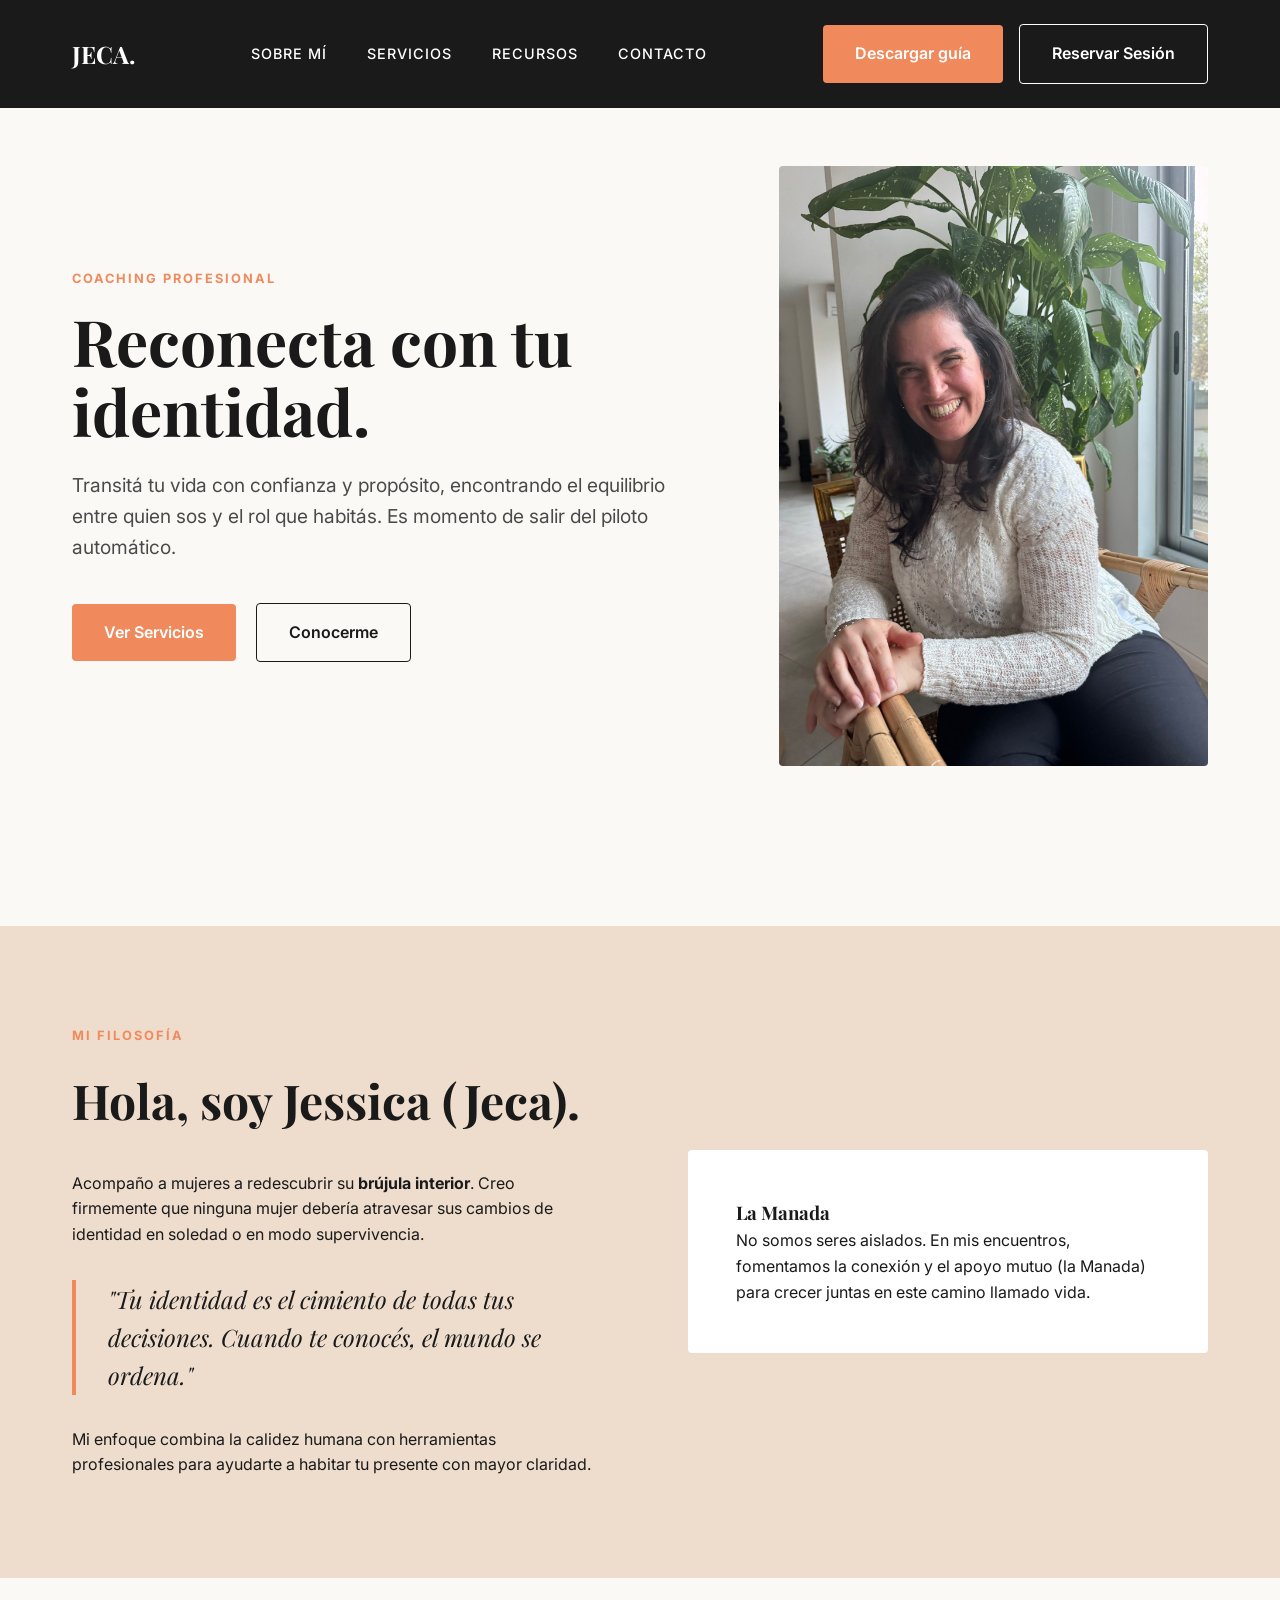
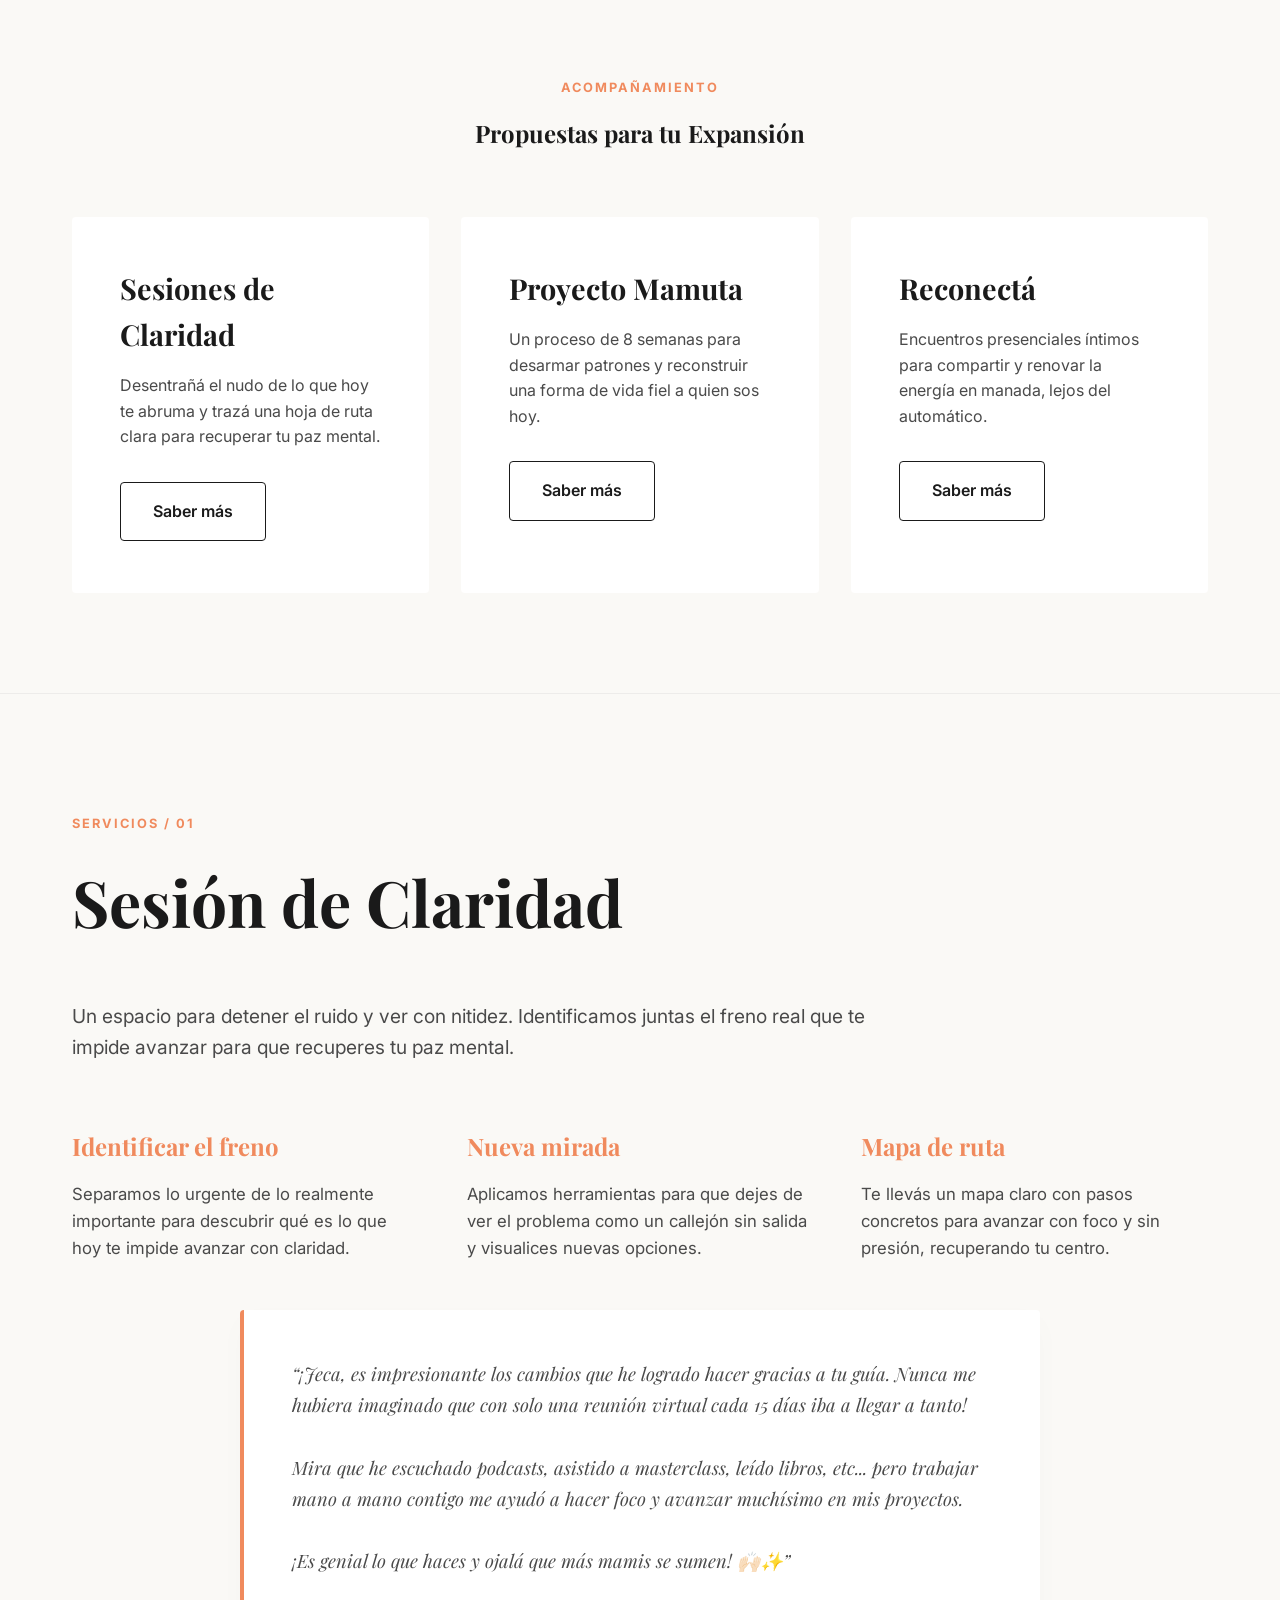
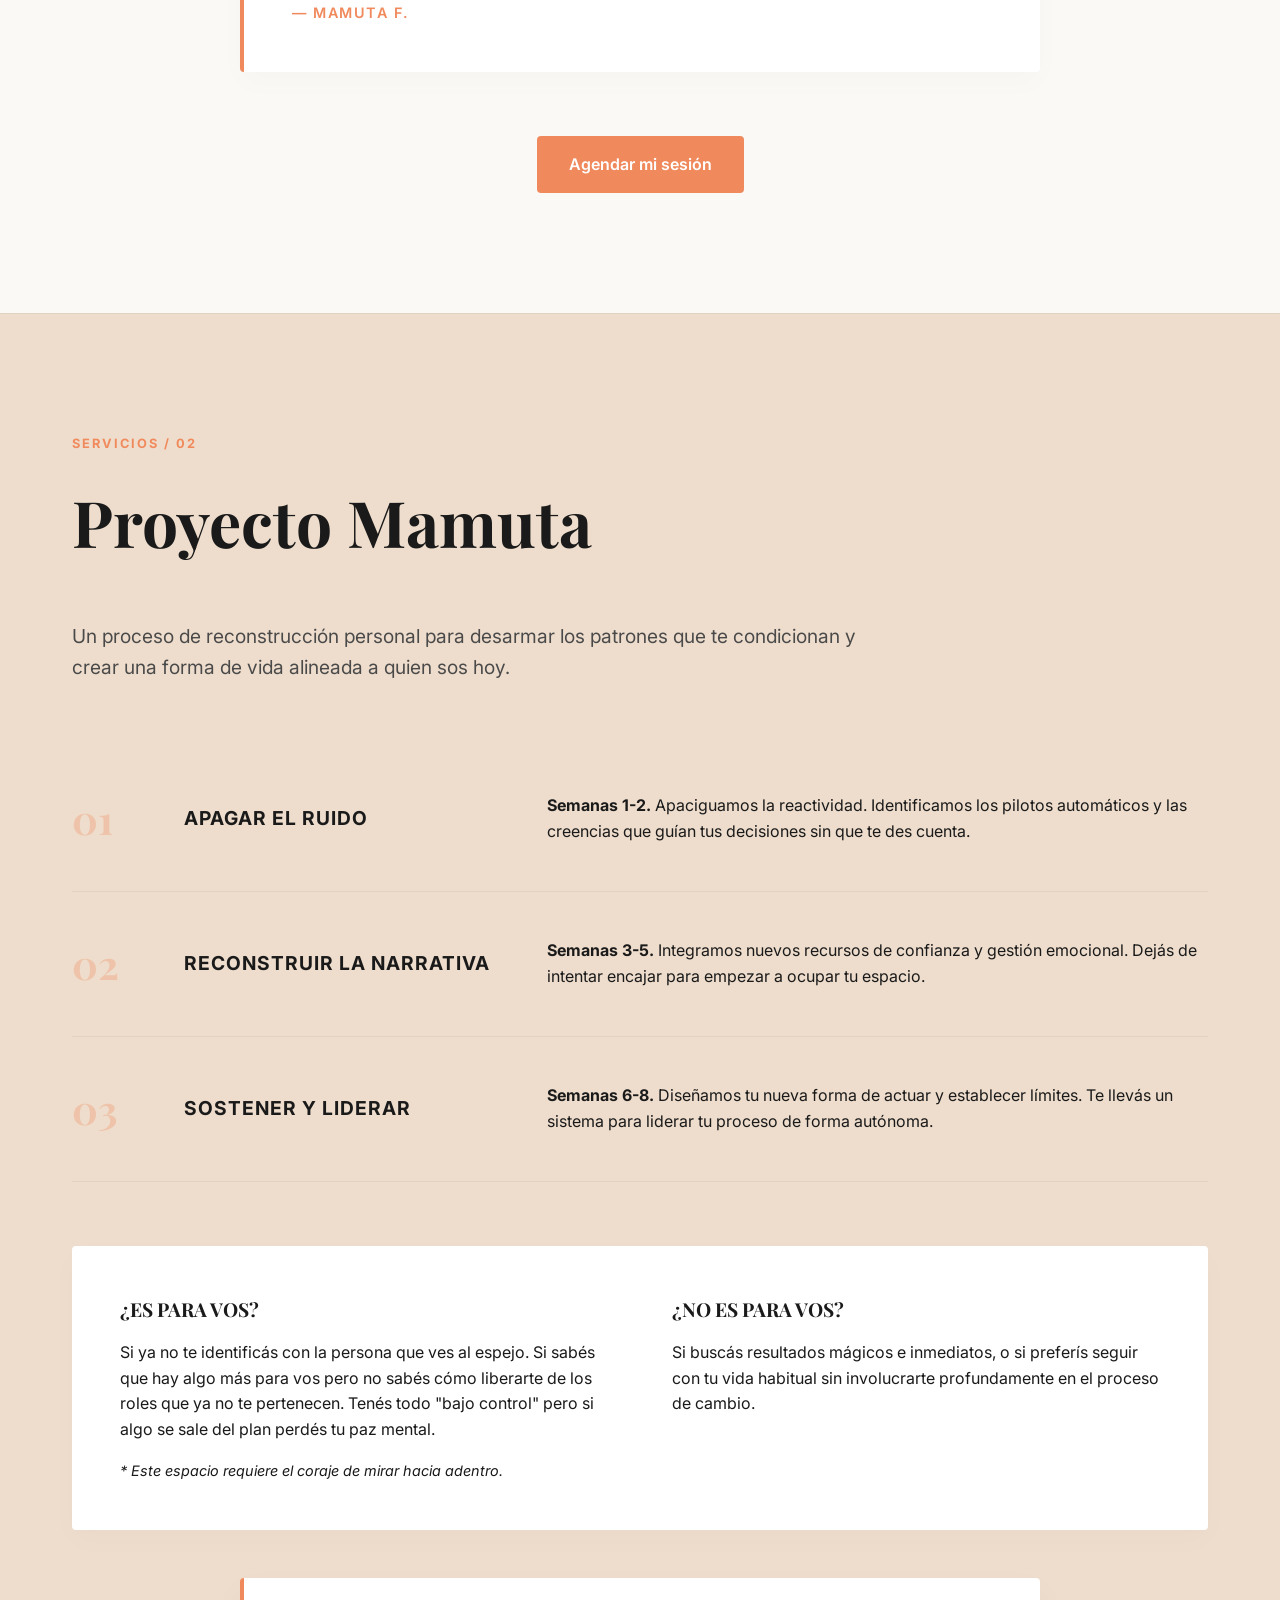
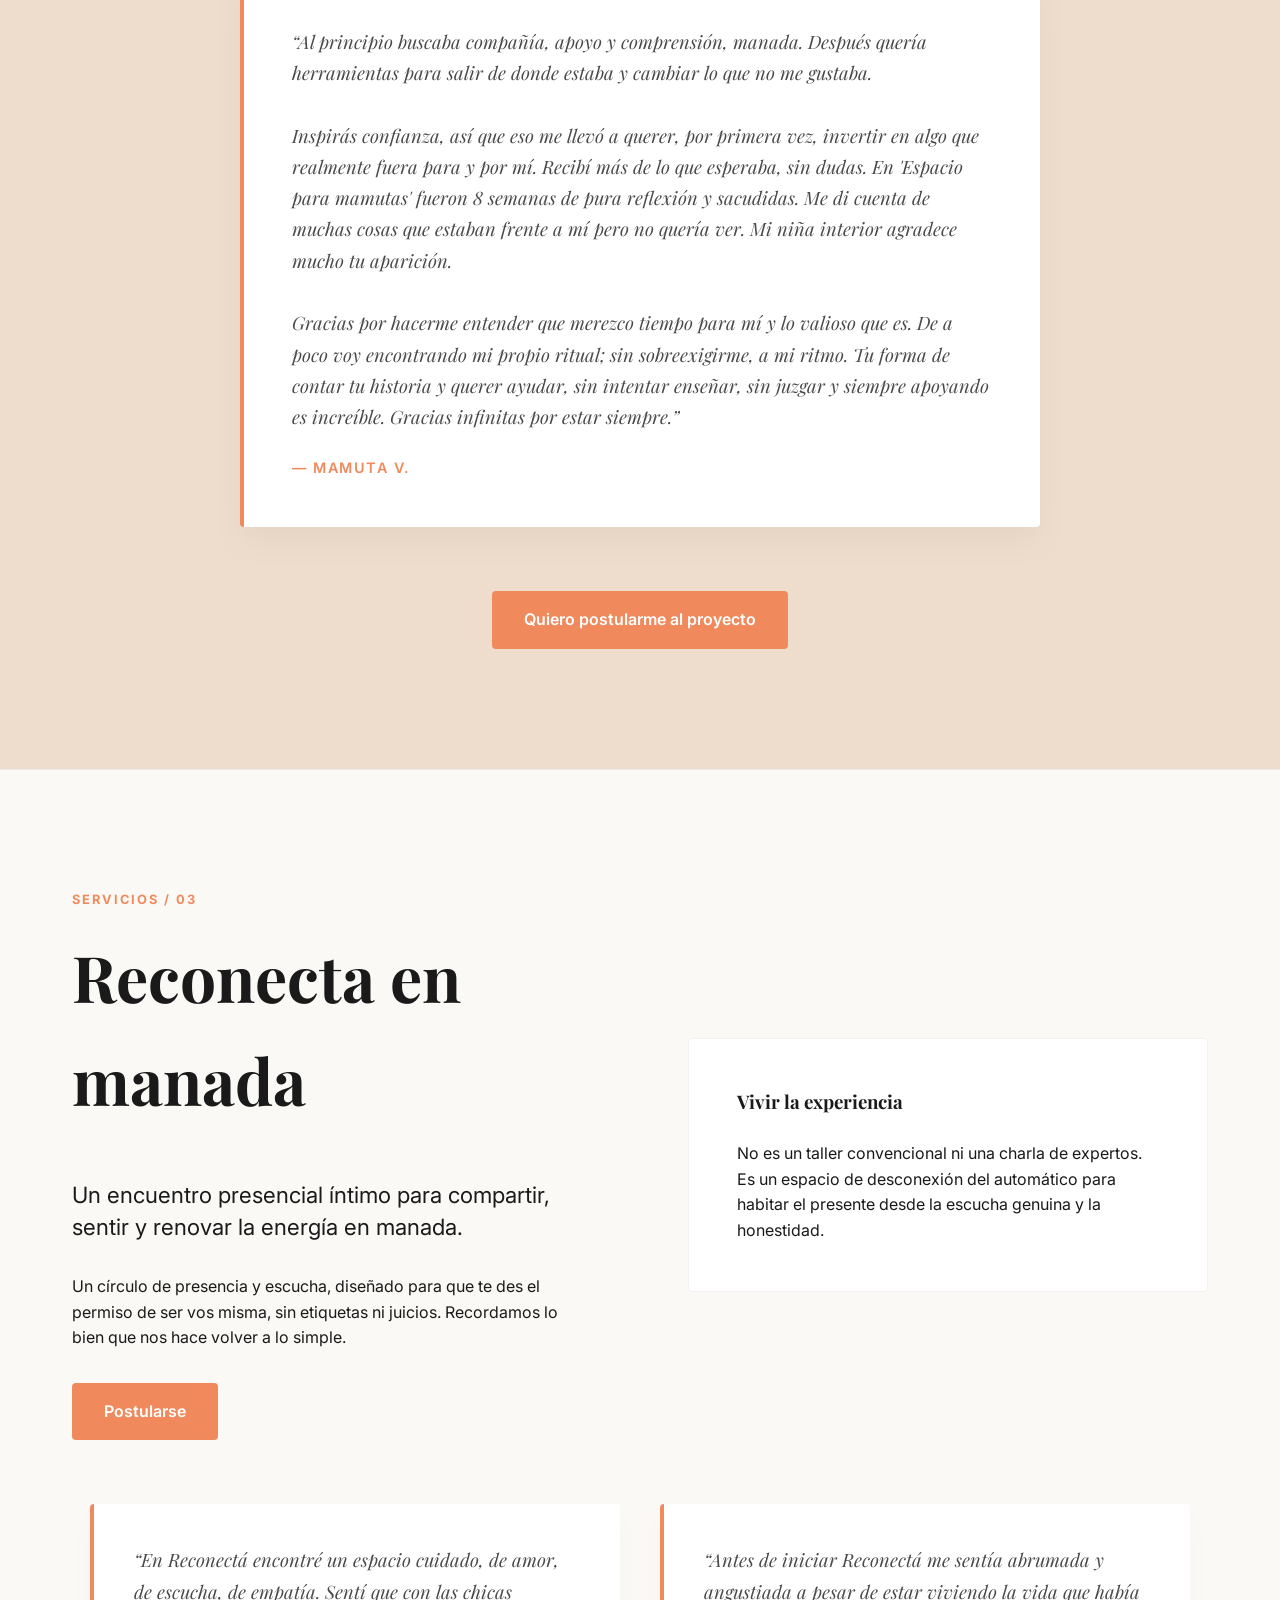
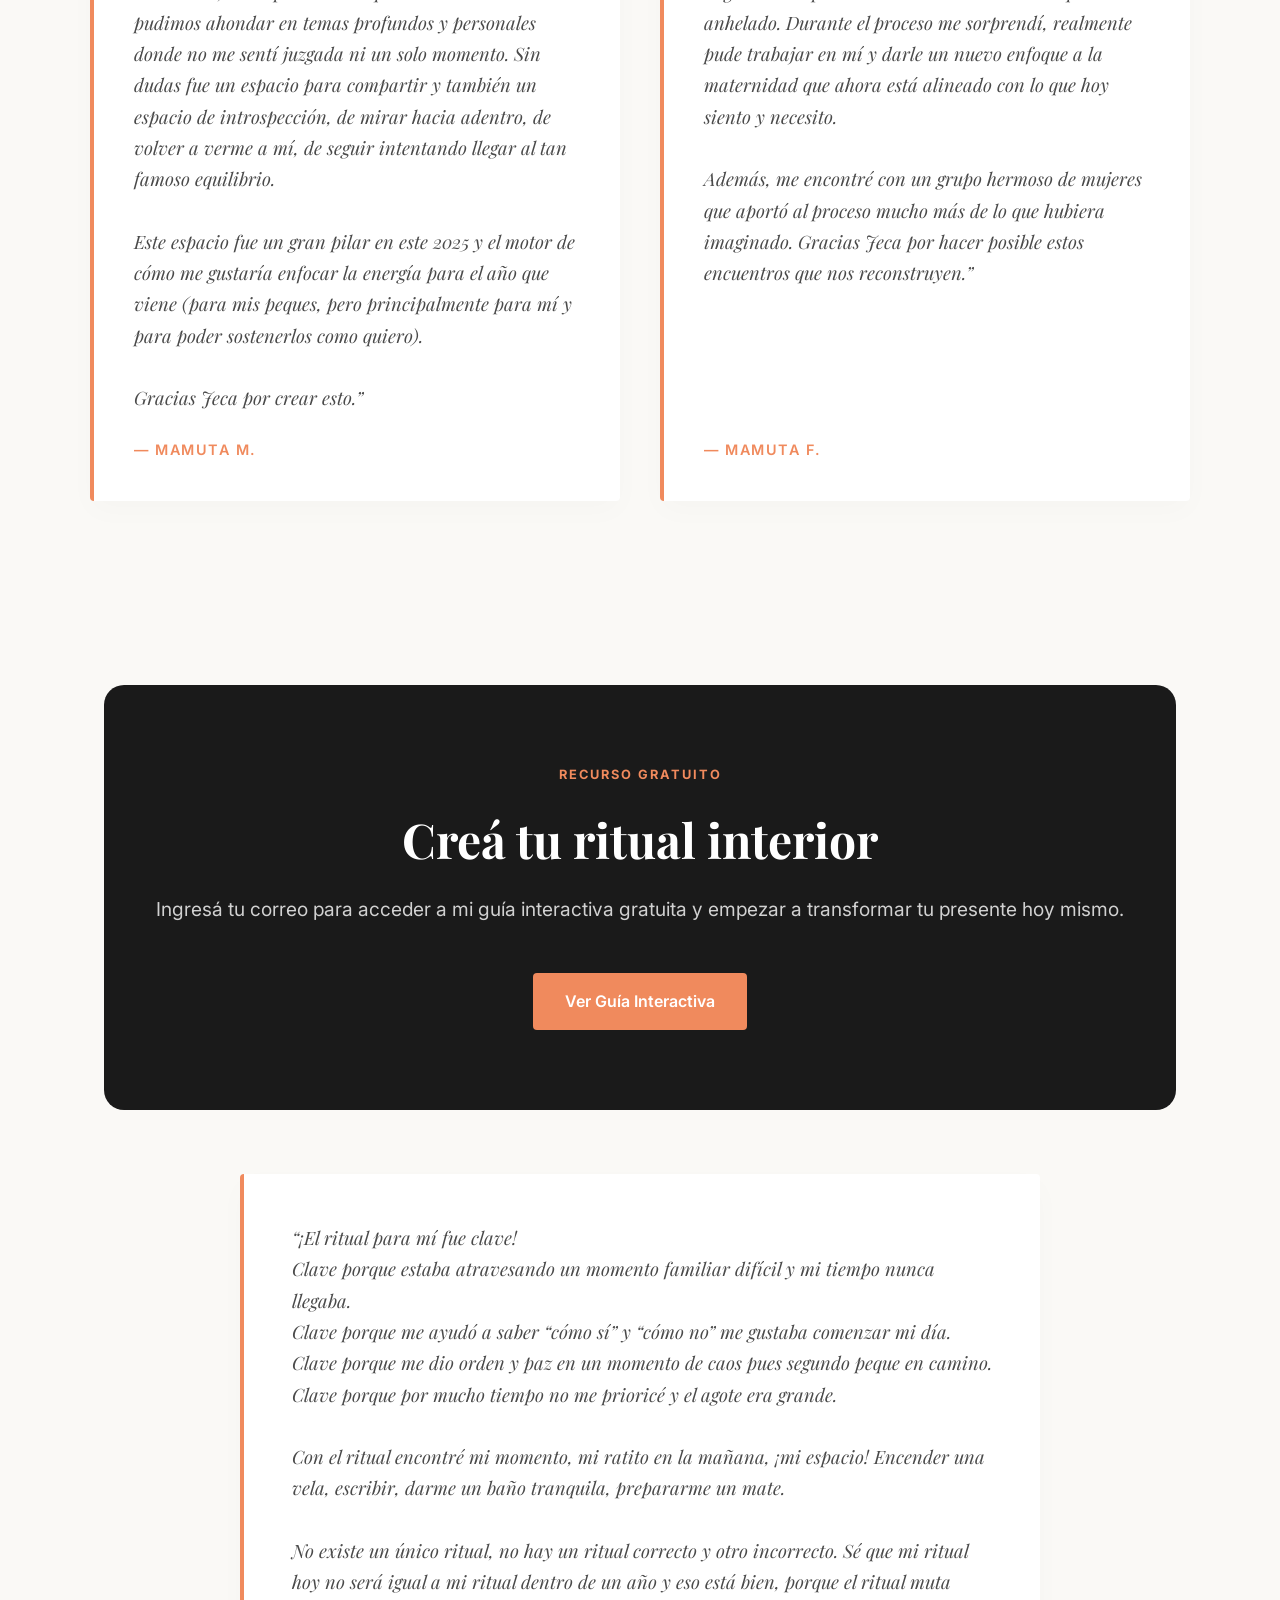
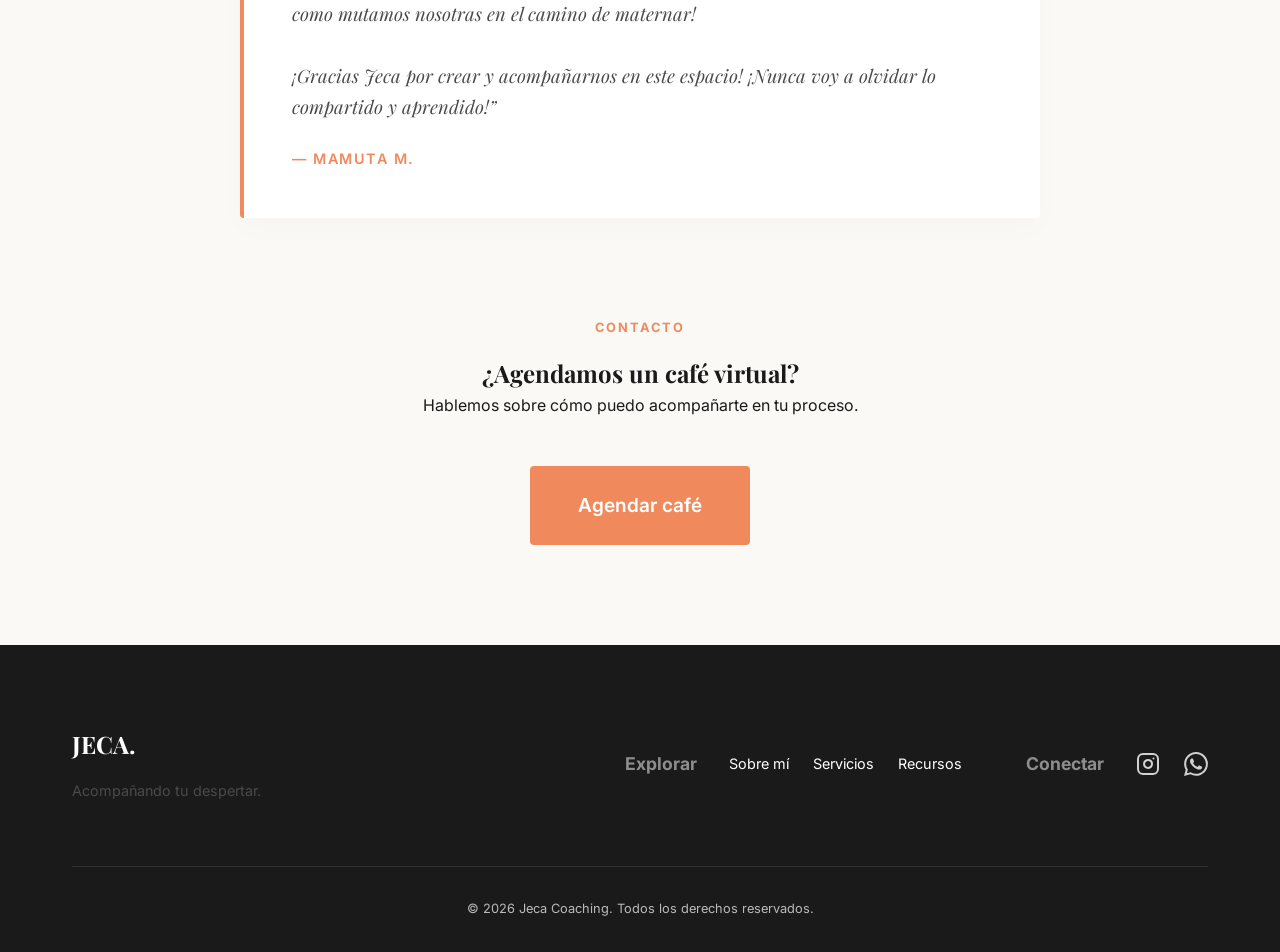
<file: index.html>
<!DOCTYPE html>
<html lang="es">

<head>
    <meta charset="UTF-8">
    <meta name="viewport" content="width=device-width, initial-scale=1.0">
    <title>Jeca | Coaching para Mujeres y Madres - Reconecta con tu Brújula Interior</title>
    <meta name="description"
        content="Acompañamiento profesional para mujeres que buscan reconectar con su identidad y transitar su vida con confianza, más allá de la maternidad.">

    <!-- Fonts -->Descargala en el link de mi bio y empezá tu viaje. ¡No estás sola!
    <link rel="preconnect" href="https://fonts.googleapis.com">
    <link rel="preconnect" href="https://fonts.gstatic.com" crossorigin>
    <link
        href="https://fonts.googleapis.com/css2?family=Inter:wght@400;500;600&family=Playfair+Display:ital,wght@0,700;1,700&display=swap"
        rel="stylesheet">

    <!-- Styles -->
    <link rel="stylesheet" href="style.css">

    <!-- Favicon placeholder -->
    <link rel="icon"
        href="data:image/svg+xml,<svg xmlns='http://www.w3.org/2000/svg' viewBox='0 0 100 100'><text y='.9em' font-size='90'>🌿</text></svg>">
</head>

<body>

    <header id="header">
        <div class="container">
            <nav>
                <a href="#" class="logo">JECA.</a>
                <ul class="nav-links">
                    <li><a href="#sobre-mi">Sobre mí</a></li>
                    <li><a href="#servicios">Servicios</a></li>
                    <li><a href="#recursos">Recursos</a></li>
                    <li><a href="#contacto">Contacto</a></li>
                </ul>
                <div class="header-btns" style="display: flex; gap: 1rem; align-items: center;">
                    <a href="#recursos" class="btn btn-primary" style="background-color: var(--accent-color); border-color: var(--accent-color); color: white;">Descargar guía</a>
                    <a href="#contacto" class="btn btn-outline">Reservar Sesión</a>
                </div>
            </nav>
        </div>
    </header>

    <main>
        <!-- Hero Section -->
        <section class="hero">
            <div class="container">
                <div class="hero-content">
                    <div class="hero-text" data-reveal>
                        <span class="section-tag">Coaching Profesional</span>
                        <h1>Reconecta con tu identidad.</h1>
                        <p>Transitá tu vida con confianza y propósito, encontrando el equilibrio entre quien sos y el
                            rol que habitás. Es momento de salir del piloto automático.</p>
                        <div class="hero-btns">
                            <a href="#servicios" class="btn btn-primary">Ver Servicios</a>
                            <a href="#sobre-mi" class="btn btn-outline" style="margin-left: 1rem;">Conocerme</a>
                        </div>
                    </div>
                    <div class="hero-image" data-reveal>
                        <img src="images/jeca-hero.png" alt="Jessica Inzaurralde - Professional Coach">
                    </div>
                </div>
            </div>
        </section>

        <!-- About Section -->
        <section id="sobre-mi" class="about">
            <div class="container">
                <div class="about-grid">
                    <div class="about-text" data-reveal>
                        <span class="section-tag">Mi Filosofía</span>
                        <h2>Hola, soy Jessica (Jeca).</h2>
                        <p>Acompaño a mujeres a redescubrir su <strong>brújula interior</strong>. Creo firmemente que
                            ninguna mujer debería atravesar sus cambios de identidad en soledad o en modo supervivencia.
                        </p>
                        <blockquote>"Tu identidad es el cimiento de todas tus decisiones. Cuando te conocés, el mundo se
                            ordena."</blockquote>
                        <p>Mi enfoque combina la calidez humana con herramientas profesionales para ayudarte a habitar
                            tu presente con mayor claridad.</p>
                    </div>
                    <div class="about-stats" data-reveal>
                        <!-- Visual element or extra bio info -->
                        <div style="background: var(--white); padding: 3rem; border-radius: 4px;">
                            <h3 class="serif">La Manada</h3>
                            <p>No somos seres aislados. En mis encuentros, fomentamos la conexión y el apoyo mutuo (la
                                Manada) para crecer juntas en este camino llamado vida.</p>
                        </div>
                    </div>
                </div>
            </div>
        </section>

        <!-- Services Section -->
        <section id="servicios">
            <div class="container">
                <div style="text-align: center; margin-bottom: 4rem;" data-reveal>
                    <span class="section-tag">Acompañamiento</span>
                    <h2>Propuestas para tu Expansión</h2>
                </div>
                <div class="services-grid">
                    <div class="service-card" data-reveal>
                        <h3>Sesiones de Claridad</h3>
                        <p>Desentrañá el nudo de lo que hoy te abruma y trazá una hoja de ruta clara para recuperar tu paz mental.</p>
                        <a href="#claridad" class="btn btn-outline">Saber más</a>
                    </div>
                    <div class="service-card" data-reveal>
                        <h3>Proyecto Mamuta</h3>
                        <p>Un proceso de 8 semanas para desarmar patrones y reconstruir una forma de vida fiel a quien sos hoy.</p>
                        <a href="#transformacion" class="btn btn-outline">Saber más</a>
                    </div>
                    <div class="service-card" data-reveal>
                        <h3>Reconectá</h3>
                        <p>Encuentros presenciales íntimos para compartir y renovar la energía en manada, lejos del automático.</p>
                        <a href="#expansion" class="btn btn-outline">Saber más</a>
                    </div>
                </div>
            </div>
        </section>

        <!-- Sesión de Claridad Detail -->
        <section id="claridad" class="service-details">
            <div class="container">
                <div data-reveal>
                    <span class="section-tag">Servicios / 01</span>
                    <h2>Sesión de Claridad</h2>
                    <p style="font-size: 1.2rem; color: var(--text-secondary); max-width: 800px;">Un espacio para detener el ruido y ver con nitidez. Identificamos juntas el freno real que te impide avanzar para que recuperes tu paz mental.</p>
                </div>

                <div class="feature-grid" data-reveal>
                    <div class="feature-item">
                        <h4>Identificar el freno</h4>
                        <p>Separamos lo urgente de lo realmente importante para descubrir qué es lo que hoy te impide avanzar con claridad.</p>
                    </div>
                    <div class="feature-item">
                        <h4>Nueva mirada</h4>
                        <p>Aplicamos herramientas para que dejes de ver el problema como un callejón sin salida y visualices nuevas opciones.</p>
                    </div>
                    <div class="feature-item">
                        <h4>Mapa de ruta</h4>
                        <p>Te llevás un mapa claro con pasos concretos para avanzar con foco y sin presión, recuperando tu centro.</p>
                    </div>
                </div>

                <!-- Feedback -->
                <div class="testimonial-single" data-reveal>
                    <div class="testimonial-quote">“¡Jeca, es impresionante los cambios que he logrado hacer gracias a tu guía. Nunca me hubiera imaginado que con solo una reunión virtual cada 15 días iba a llegar a tanto!

Mira que he escuchado podcasts, asistido a masterclass, leído libros, etc... pero trabajar mano a mano contigo me ayudó a hacer foco y avanzar muchísimo en mis proyectos.

¡Es genial lo que haces y ojalá que más mamis se sumen! 🙌🏻✨”</div>
                    <div class="testimonial-author">— Mamuta F.</div>
                </div>

                <div style="text-align: center; margin-top: 4rem;" data-reveal>
                    <a href="https://wa.me/59895276099?text=Hola%20Jeca,%20quiero%20agendar%20mi%20sesi%C3%B3n%20de%20claridad" target="_blank" class="btn btn-primary">Agendar mi sesión</a>
                </div>
            </div>
        </section>

        <!-- Programa de Transformación Detail -->
        <section id="transformacion" class="service-details" style="background-color: var(--soft-beige);">
            <div class="container">
                <div data-reveal>
                    <span class="section-tag">Servicios / 02</span>
                    <h2>Proyecto Mamuta</h2>
                    <p style="font-size: 1.2rem; color: var(--text-secondary); max-width: 800px;">Un proceso de reconstrucción personal para desarmar los patrones que te condicionan y crear una forma de vida alineada a quien sos hoy.</p>
                </div>

                <div class="phase-list" data-reveal>
                    <div class="phase-item">
                        <span class="phase-number">01</span>
                        <span class="phase-title">Apagar el ruido</span>
                        <p><strong>Semanas 1-2.</strong> Apaciguamos la reactividad. Identificamos los pilotos automáticos y las creencias que guían tus decisiones sin que te des cuenta.</p>
                    </div>
                    <div class="phase-item">
                        <span class="phase-number">02</span>
                        <span class="phase-title">Reconstruir la narrativa</span>
                        <p><strong>Semanas 3-5.</strong> Integramos nuevos recursos de confianza y gestión emocional. Dejás de intentar encajar para empezar a ocupar tu espacio.</p>
                    </div>
                    <div class="phase-item">
                        <span class="phase-number">03</span>
                        <span class="phase-title">Sostener y Liderar</span>
                        <p><strong>Semanas 6-8.</strong> Diseñamos tu nueva forma de actuar y establecer límites. Te llevás un sistema para liderar tu proceso de forma autónoma.</p>
                    </div>
                </div>

                <div class="program-meta" data-reveal>
                    <div>
                        <h4>¿Es para vos?</h4>
                        <p>Si ya no te identificás con la persona que ves al espejo. Si sabés que hay algo más para vos pero no sabés cómo liberarte de los roles que ya no te pertenecen. Tenés todo "bajo control" pero si algo se sale del plan perdés tu paz mental.</p>
                        <p style="margin-top: 1rem; font-style: italic; font-size: 0.9rem;">* Este espacio requiere el coraje de mirar hacia adentro.</p>
                    </div>
                    <div>
                        <h4>¿No es para vos?</h4>
                        <p>Si buscás resultados mágicos e inmediatos, o si preferís seguir con tu vida habitual sin involucrarte profundamente en el proceso de cambio.</p>
                    </div>
                </div>

                <!-- Feedback -->
                <div class="testimonial-single" data-reveal>
                    <div class="testimonial-quote">“Al principio buscaba compañía, apoyo y comprensión, manada. Después quería herramientas para salir de donde estaba y cambiar lo que no me gustaba.

Inspirás confianza, así que eso me llevó a querer, por primera vez, invertir en algo que realmente fuera para y por mí. Recibí más de lo que esperaba, sin dudas. En 'Espacio para mamutas' fueron 8 semanas de pura reflexión y sacudidas. Me di cuenta de muchas cosas que estaban frente a mí pero no quería ver. Mi niña interior agradece mucho tu aparición.

Gracias por hacerme entender que merezco tiempo para mí y lo valioso que es. De a poco voy encontrando mi propio ritual; sin sobreexigirme, a mi ritmo. Tu forma de contar tu historia y querer ayudar, sin intentar enseñar, sin juzgar y siempre apoyando es increíble. Gracias infinitas por estar siempre.”</div>
                    <div class="testimonial-author">— Mamuta V.</div>
                </div>

                <div style="text-align: center; margin-top: 4rem;" data-reveal>
                    <a href="https://wa.me/59895276099?text=Hola%20Jeca,%20quiero%20postularme%20al%20Proyecto%20Mamuta" target="_blank" class="btn btn-primary">Quiero postularme al proyecto</a>
                </div>
            </div>
        </section>

        <!-- Expansión en Red Detail -->
        <section id="expansion" class="service-details">
            <div class="container">
                <div class="about-grid">
                    <div data-reveal>
                        <span class="section-tag">Servicios / 03</span>
                        <h2>Reconecta en manada</h2>
                        <p style="font-size: 1.4rem; line-height: 1.4; margin-bottom: 2rem;">Un encuentro presencial íntimo para compartir, sentir y renovar la energía en manada.</p>
                        <p style="margin-bottom: 2rem;">Un círculo de presencia y escucha, diseñado para que te des el permiso de ser vos misma, sin etiquetas ni juicios. Recordamos lo bien que nos hace volver a lo simple.</p>
                        <a href="javascript:void(0)" id="openPostulation" class="btn btn-primary">Postularse</a>
                    </div>
                    <div style="background: var(--white); padding: 3rem; border-radius: 4px; border: 1px solid rgba(0,0,0,0.05);"
                        data-reveal>
                        <h3 class="serif" style="margin-bottom: 1.5rem;">Vivir la experiencia</h3>
                        <p>No es un taller convencional ni una charla de expertos. Es un espacio de desconexión del automático para habitar el presente desde la escucha genuina y la honestidad.</p>
                    </div>
                </div>

                <!-- Feedbacks -->
                <div class="testimonials-grid" data-reveal>
                    <div class="testimonial-card">
                        <div class="testimonial-quote">“En Reconectá encontré un espacio cuidado, de amor, de escucha, de empatía. Sentí que con las chicas pudimos ahondar en temas profundos y personales donde no me sentí juzgada ni un solo momento. Sin dudas fue un espacio para compartir y también un espacio de introspección, de mirar hacia adentro, de volver a verme a mí, de seguir intentando llegar al tan famoso equilibrio.

Este espacio fue un gran pilar en este 2025 y el motor de cómo me gustaría enfocar la energía para el año que viene (para mis peques, pero principalmente para mí y para poder sostenerlos como quiero).

Gracias Jeca por crear esto.”</div>
                        <div class="testimonial-author">— Mamuta M.</div>
                    </div>
                    <div class="testimonial-card">
                        <div class="testimonial-quote">“Antes de iniciar Reconectá me sentía abrumada y angustiada a pesar de estar viviendo la vida que había anhelado. Durante el proceso me sorprendí, realmente pude trabajar en mí y darle un nuevo enfoque a la maternidad que ahora está alineado con lo que hoy siento y necesito.

Además, me encontré con un grupo hermoso de mujeres que aportó al proceso mucho más de lo que hubiera imaginado. Gracias Jeca por hacer posible estos encuentros que nos reconstruyen.”</div>
                        <div class="testimonial-author">— Mamuta F.</div>
                    </div>
                </div>
            </div>
        </section>

        <!-- Lead Magnet -->
        <section id="recursos" class="container">
            <div class="lead-magnet" data-reveal>
                <span class="section-tag" style="color: var(--accent-color)">Recurso Gratuito</span>
                <h2>Creá tu ritual interior</h2>
                <p>Ingresá tu correo para acceder a mi guía interactiva gratuita y empezar a transformar tu presente hoy mismo.</p>
                <div style="margin-top: 2rem;">
                    <a href="javascript:void(0)" class="btn btn-primary" id="openGuideModal">Ver Guía Interactiva</a>
                </div>
            </div>

            <!-- Feedback -->
            <div class="testimonial-single" data-reveal>
                <div class="testimonial-quote">“¡El ritual para mí fue clave!
Clave porque estaba atravesando un momento familiar difícil y mi tiempo nunca llegaba.
Clave porque me ayudó a saber “cómo sí” y “cómo no” me gustaba comenzar mi día.
Clave porque me dio orden y paz en un momento de caos pues segundo peque en camino.
Clave porque por mucho tiempo no me prioricé y el agote era grande.

Con el ritual encontré mi momento, mi ratito en la mañana, ¡mi espacio! Encender una vela, escribir, darme un baño tranquila, prepararme un mate.

No existe un único ritual, no hay un ritual correcto y otro incorrecto. Sé que mi ritual hoy no será igual a mi ritual dentro de un año y eso está bien, porque el ritual muta como mutamos nosotras en el camino de maternar!

¡Gracias Jeca por crear y acompañarnos en este espacio! ¡Nunca voy a olvidar lo compartido y aprendido!”</div>
                <div class="testimonial-author">— Mamuta M.</div>
            </div>
        </section>

        <!-- Contact Section -->
        <section id="contacto" style="text-align: center;">
            <div class="container" data-reveal>
                <span class="section-tag">Contacto</span>
                <h2>¿Agendamos un café virtual?</h2>
                <p style="margin-bottom: 3rem;">Hablemos sobre cómo puedo acompañarte en tu proceso.</p>
                <a href="https://wa.me/59895276099?text=Hola%20Jeca,%20me%20gustar%C3%ADa%20agendar%20un%20caf%C3%A9"
                    target="_blank" class="btn btn-primary" style="font-size: 1.2rem; padding: 1.5rem 3rem;">Agendar café</a>
            </div>
        </section>
    </main>

    <footer>
        <div class="container">
            <div class="footer-content">
                <div class="footer-logo">
                    <a href="#" class="logo">JECA.</a>
                    <p style="margin-top: 1rem; font-size: 0.9rem; color: var(--text-secondary);">Acompañando tu
                        despertar.</p>
                </div>
                <div class="footer-links">
                    <div class="footer-col">
                        <h4>Explorar</h4>
                        <ul>
                            <li><a href="#sobre-mi">Sobre mí</a></li>
                            <li><a href="#servicios">Servicios</a></li>
                            <li><a href="#recursos">Recursos</a></li>
                        </ul>
                    </div>
                    <div class="footer-col">
                        <h4>Conectar</h4>
                        <ul>
                            <li>
                                <a href="https://www.instagram.com/jecainzaurralde/" target="_blank"
                                    aria-label="Instagram">
                                    <svg xmlns="http://www.w3.org/2000/svg" width="24" height="24" viewBox="0 0 24 24"
                                        fill="none" stroke="currentColor" stroke-width="2" stroke-linecap="round"
                                        stroke-linejoin="round" class="feather feather-instagram">
                                        <rect x="2" y="2" width="20" height="20" rx="5" ry="5"></rect>
                                        <path d="M16 11.37A4 4 0 1 1 12.63 8 4 4 0 0 1 16 11.37z"></path>
                                        <line x1="17.5" y1="6.5" x2="17.51" y2="6.5"></line>
                                    </svg>
                                </a>
                            </li>
                            <li>
                                <a href="https://wa.me/59895276099?text=Hola%20Jeca,%20me%20gustar%C3%ADa%20recibir%20m%C3%A1s%20informaci%C3%B3n"
                                    target="_blank" aria-label="WhatsApp">
                                    <svg xmlns="http://www.w3.org/2000/svg" width="24" height="24" viewBox="0 0 24 24"
                                        fill="currentColor">
                                        <path
                                            d="M17.472 14.382c-.297-.149-1.758-.867-2.03-.967-.273-.099-.471-.148-.67.15-.197.297-.767.966-.94 1.164-.173.199-.347.223-.644.075-.297-.15-1.255-.463-2.39-1.475-.883-.788-1.48-1.761-1.653-2.059-.173-.297-.018-.458.13-.606.134-.133.298-.347.446-.52.149-.174.198-.298.298-.497.099-.198.05-.371-.025-.52-.075-.149-.669-1.612-.916-2.207-.242-.579-.487-.5-.669-.51-.173-.008-.371-.01-.57-.01-.198 0-.52.074-.792.372-.272.297-1.04 1.016-1.04 2.479 0 1.462 1.065 2.875 1.213 3.074.149.198 2.096 3.2 5.077 4.487.709.306 1.262.489 1.694.625.712.227 1.36.195 1.871.118.571-.085 1.758-.719 2.006-1.413.248-.694.248-1.289.173-1.413-.074-.124-.272-.198-.57-.347m-5.421 7.403h-.004a9.87 9.87 0 01-5.031-1.378l-.361-.214-3.741.982.998-3.648-.235-.374a9.86 9.86 0 01-1.51-5.26c.001-5.45 4.436-9.884 9.888-9.884 2.64 0 5.122 1.03 6.988 2.898a9.825 9.825 0 012.893 6.994c-.003 5.45-4.437 9.884-9.885 9.884m8.413-18.297A11.815 11.815 0 0012.05 0C5.495 0 .16 5.335.157 11.892c0 2.096.547 4.142 1.588 5.945L0 24l6.335-1.662c1.72.937 3.659 1.432 5.631 1.433h.005c6.554 0 11.89-5.335 11.893-11.893a11.821 11.821 0 00-3.48-8.413Z" />
                                    </svg>
                                </a>
                            </li>
                        </ul>
                    </div>
                </div>
            </div>
            <div class="footer-bottom">
                <p>&copy; 2026 Jeca Coaching. Todos los derechos reservados.</p>
            </div>
        </div>
    </footer>



    <!-- Guide Access Modal -->
    <div id="guideModal" class="modal">
        <div class="modal-content" style="max-width: 500px; text-align: center;">
            <span class="close-modal" id="closeGuideModal">&times;</span>
            <h2 style="font-family: var(--font-heading); margin-bottom: 1.5rem;">Acceso a la Guía</h2>
            <p style="margin-bottom: 2rem; color: var(--text-secondary);">Por favor, ingresá tu correo electrónico para desbloquear tu guía interactiva.</p>
            
            <form id="guideAccessForm">
                <div class="form-group">
                    <input type="email" id="guideMail" name="mail" placeholder="tu@correo.com" required 
                           style="width: 100%; padding: 1rem; border: 1px solid rgba(0,0,0,0.1); border-radius: 4px;">
                </div>
                <button type="submit" id="submitGuideBtn" class="btn btn-primary" style="width: 100%; margin-top: 1rem;">Acceder ahora</button>
            </form>
            <p id="guideLoading" style="display: none; margin-top: 1rem; color: var(--accent-color); font-weight: 500;">Validando y preparando tu guía...</p>
        </div>
    </div>

    <!-- Postulation Modal -->
    <div id="postulationModal" class="modal">
        <div class="modal-content">
            <span class="close-modal" id="closePostulationModal">&times;</span>
            <div class="postulation-form">
                <h2 style="font-family: var(--font-heading); margin-bottom: 1.5rem;">Postulación a Reconectá</h2>
                <div class="form-intro">
                    <p style="margin-bottom: 1rem; color: var(--text-secondary);">Gracias por postularte. Antes de iniciar quiero que sepas que no es un taller convencional ni una charla de expertos. Es un círculo de presencia y escucha, diseñado para que te des el permiso de ser vos misma con luces y sombras, sin etiquetas.</p>
                    <p style="color: var(--text-secondary);">Al ser un encuentro íntimo de solo 10 mujeres, me gustaría conocerte un poquito antes de confirmar tu lugar. Por favor, tomate unos minutos para responder con calma.</p>
                </div>

                <form id="reconectaForm" style="text-align: left;">
                    <div class="form-group">
                        <label for="nombre">Nombre y Apellido</label>
                        <input type="text" id="nombre" name="nombre" required>
                    </div>

                    <div class="form-group">
                        <label for="whatsapp">WhatsApp (para contacto directo y logístico)</label>
                        <input type="tel" id="whatsapp" name="whatsapp" required placeholder="+598...">
                    </div>

                    <div class="form-group">
                        <label for="instagram">¿Cuál es tu usuario de Instagram?</label>
                        <input type="text" id="instagram" name="instagram" required placeholder="@...">
                    </div>

                    <div class="form-group">
                        <label for="palabra">Si tuvieras que definir en una palabra qué buscás en este encuentro, ¿cuál sería?</label>
                        <select id="palabra" name="palabra" required>
                            <option value="" disabled selected>Seleccioná una opción...</option>
                            <option value="calma">Calma</option>
                            <option value="claridad">Claridad</option>
                            <option value="escucha">Escucha</option>
                            <option value="pausa">Pausa</option>
                            <option value="compañía">Compañía</option>
                        </select>
                    </div>

                    <div class="form-group">
                        <label for="motivacion">¿Qué te motivó a querer participar en "Reconectá" en este momento específico de tu vida?</label>
                        <textarea id="motivacion" name="motivacion" required></textarea>
                    </div>

                    <div class="form-group">
                        <label>¿Te sentís cómoda con la idea de dejar tu teléfono de lado durante las 3 horas?</label>
                        <div style="display: flex; gap: 2rem; margin-top: 0.5rem;">
                            <label style="display: flex; align-items: center; gap: 0.5rem; font-weight: 400;">
                                <input type="radio" name="telefono" value="si" required style="width: auto;"> Sí
                            </label>
                            <label style="display: flex; align-items: center; gap: 0.5rem; font-weight: 400;">
                                <input type="radio" name="telefono" value="no" style="width: auto;"> No
                            </label>
                        </div>
                    </div>

                    <div class="form-group">
                        <label for="alergias">¿Tenés alguna restricción alimentaria o alergia?</label>
                        <textarea id="alergias" name="alergias"></textarea>
                    </div>

                    <div class="form-group">
                        <label>¿Cómo te sentís con la idea de salir con una mirada clara en lugar de respuestas listas?</label>
                        <textarea id="reflexion_respuestas" name="reflexion_respuestas" required></textarea>
                    </div>

                    <div class="form-group">
                        <label>Si tuvieras que soltar hoy una expectativa, ¿cuál sería?</label>
                        <textarea id="expectativa" name="expectativa" required></textarea>
                    </div>

                    <div class="form-group">
                        <label>¿Qué es aquello que hoy te cuesta decir en voz alta?</label>
                        <textarea id="voz_alta" name="voz_alta" required></textarea>
                    </div>

                    <div class="form-checkbox">
                        <input type="checkbox" id="compromiso" name="compromiso" required>
                        <label for="compromiso">Entiendo que mi lugar se asegura una vez confirmado el pago y que mi presencia es fundamental.</label>
                    </div>

                    <button type="submit" id="submitReconectaBtn" class="btn btn-primary" style="width: 100%; margin-top: 3rem;">Enviar Postulación</button>
                </form>
            </div>
        </div>
    </div>

    <script>
        // Modal Logic for Guide
        const guideModal = document.getElementById("guideModal");
        const openGuideBtn = document.getElementById("openGuideModal");
        const closeGuideBtn = document.getElementById("closeGuideModal");
        const guideForm = document.getElementById("guideAccessForm");
        const guideLoading = document.getElementById("guideLoading");
        const submitGuideBtn = document.getElementById("submitGuideBtn");

        // REPLACE THIS with your deployment URL from step 1
        const GUIDE_SCRIPT_URL = 'https://script.google.com/macros/s/AKfycbwwHlBMFxHPVK-e8iBs6Iz732fy6fYWYZbBleh_H29cLxzDgP6xD-DEHZGJN4Eo0ZU16w/exec'; 

        openGuideBtn.onclick = function() {
            guideModal.style.display = "block";
            document.body.classList.add("modal-open");
        }

        closeGuideBtn.onclick = function() {
            guideModal.style.display = "none";
            document.body.classList.remove("modal-open");
        }

        // Modal Logic for Postulation
        const postulationModal = document.getElementById("postulationModal");
        const openPostulationBtn = document.getElementById("openPostulation");
        const closePostulationBtn = document.getElementById("closePostulationModal");
        const reconectaForm = document.getElementById("reconectaForm");
        const submitReconectaBtn = document.getElementById("submitReconectaBtn");
        
        const RECONECTA_SCRIPT_URL = 'https://script.google.com/macros/s/AKfycbxWGcjjUe_1PBEOYZ63CMQu9jiXFJciPGB5GcuxjBfXP2Dvcim7xQQJO3hFLqxJBS8/exec';

        if (openPostulationBtn) {
            openPostulationBtn.onclick = function() {
                postulationModal.style.display = "block";
                document.body.classList.add("modal-open");
            }
        }

        if (closePostulationBtn) {
            closePostulationBtn.onclick = function() {
                postulationModal.style.display = "none";
                document.body.classList.remove("modal-open");
            }
        }

        // Close modals when clicking outside
        window.onclick = function(event) {
            if (event.target == guideModal) {
                guideModal.style.display = "none";
                document.body.classList.remove("modal-open");
            }
            if (event.target == postulationModal) {
                postulationModal.style.display = "none";
                document.body.classList.remove("modal-open");
            }
        }

        if (reconectaForm) {
            reconectaForm.addEventListener('submit', e => {
                e.preventDefault();
                submitReconectaBtn.disabled = true;
                submitReconectaBtn.innerText = 'Enviando...';

                const formData = new FormData(reconectaForm);
                const params = new URLSearchParams();
                for (const pair of formData) {
                    params.append(pair[0], pair[1]);
                }

                fetch(RECONECTA_SCRIPT_URL, { 
                    method: 'POST', 
                    body: params,
                    mode: 'no-cors'
                })
                .then(() => {
                    alert("¡Gracias por tu apertura! Tu postulación ha sido registrada. Me pondré en contacto contigo pronto.");
                    postulationModal.style.display = "none";
                    document.body.classList.remove("modal-open");
                    reconectaForm.reset();
                    submitReconectaBtn.disabled = false;
                    submitReconectaBtn.innerText = 'Enviar Postulación';
                })
                .catch(error => {
                    console.error('Error!', error.message);
                    alert("Hubo un error al enviar. Por favor, intenta de nuevo o contáctame por WhatsApp.");
                    submitReconectaBtn.disabled = false;
                    submitReconectaBtn.innerText = 'Enviar Postulación';
                });
            });
        }

        guideForm.addEventListener('submit', e => {
            e.preventDefault();
            submitGuideBtn.disabled = true;
            guideLoading.style.display = "block";

            // Detect Device Origin
            const isMobile = /iPhone|iPad|iPod|Android/i.test(navigator.userAgent);
            const deviceOrigin = isMobile ? 'Celular' : 'Laptop';

            const formData = new FormData(guideForm);
            formData.append('origen', deviceOrigin);

            const params = new URLSearchParams();
            for (const pair of formData) {
                params.append(pair[0], pair[1]);
            }

            // Note: If you don't have the script URL yet, this will fail but the flow is ready.
            fetch(GUIDE_SCRIPT_URL, { 
                method: 'POST', 
                body: params,
                mode: 'no-cors'
            })
            .then(() => {
                // Success - Redirect to guide
                window.location.href = 'guia/index.html';
            })
            .catch(error => {
                console.error('Error!', error.message);
                // Fallback: even if sheet fails, let them see the guide but alert
                window.location.href = 'guia/index.html';
            });
        });



        // Reveal animations on scroll
        const revealElements = document.querySelectorAll('[data-reveal]');
        const revealObserver = new IntersectionObserver((entries) => {
            entries.forEach(entry => {
                if (entry.isIntersecting) {
                    entry.target.classList.add('active');
                }
            });
        }, { threshold: 0.1 });

        revealElements.forEach(el => revealObserver.observe(el));

        // Header scroll effect
        window.addEventListener('scroll', () => {
            const header = document.getElementById('header');
            if (window.scrollY > 50) {
                header.classList.add('scrolled');
            } else {
                header.classList.remove('scrolled');
            }
        });
    </script>

</body>

</html>
</file>
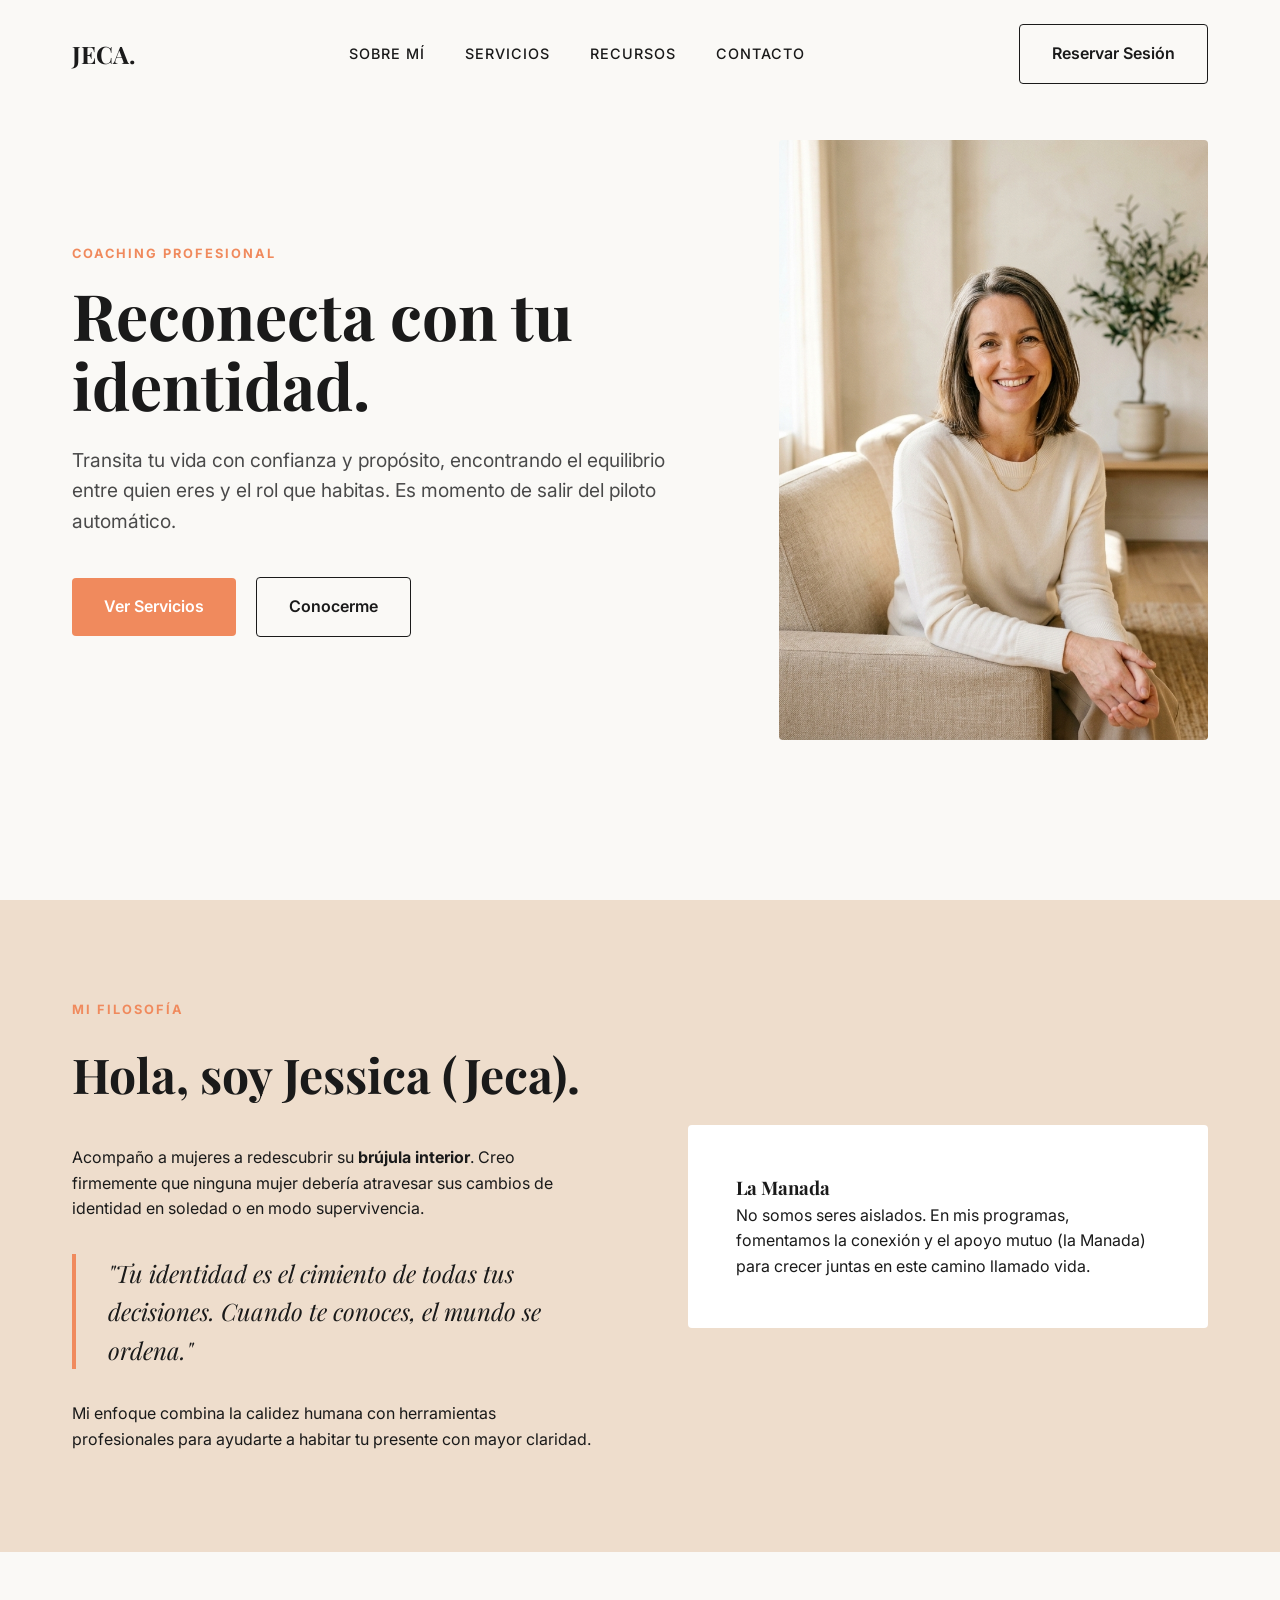
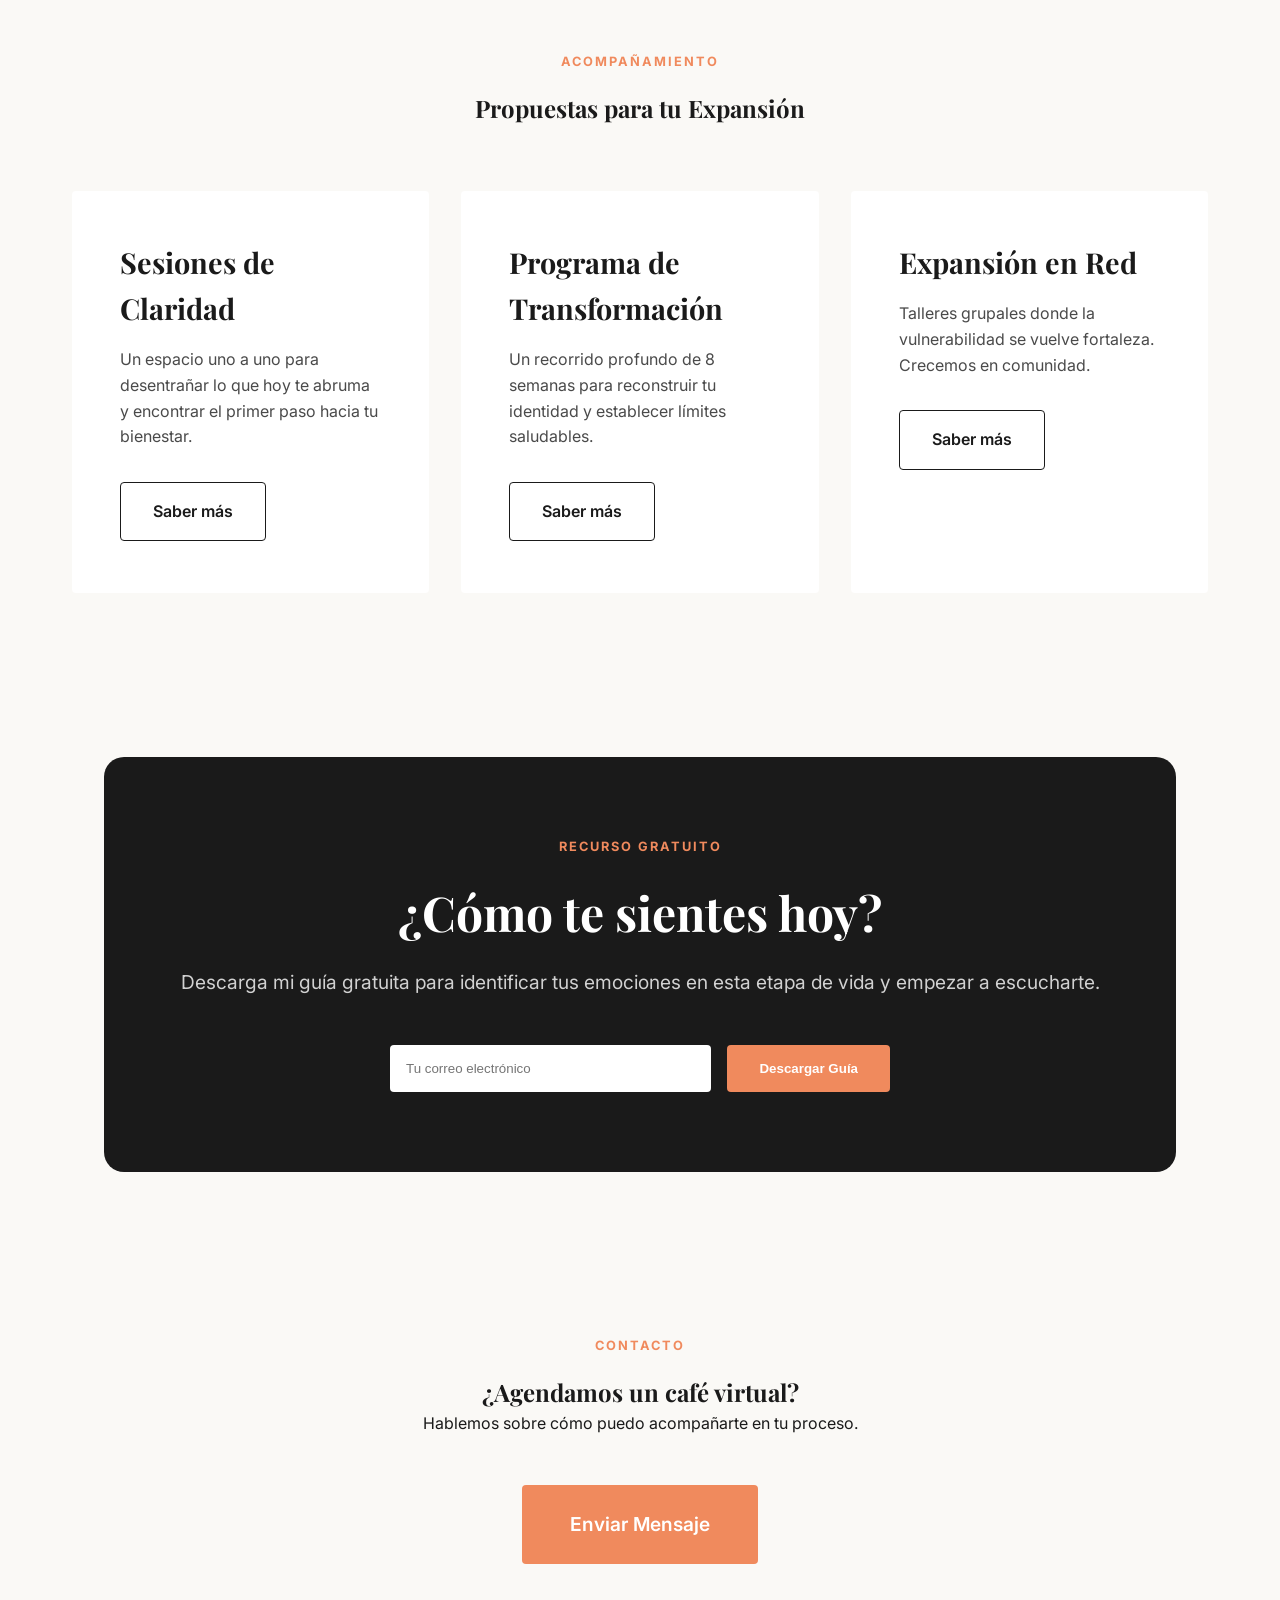
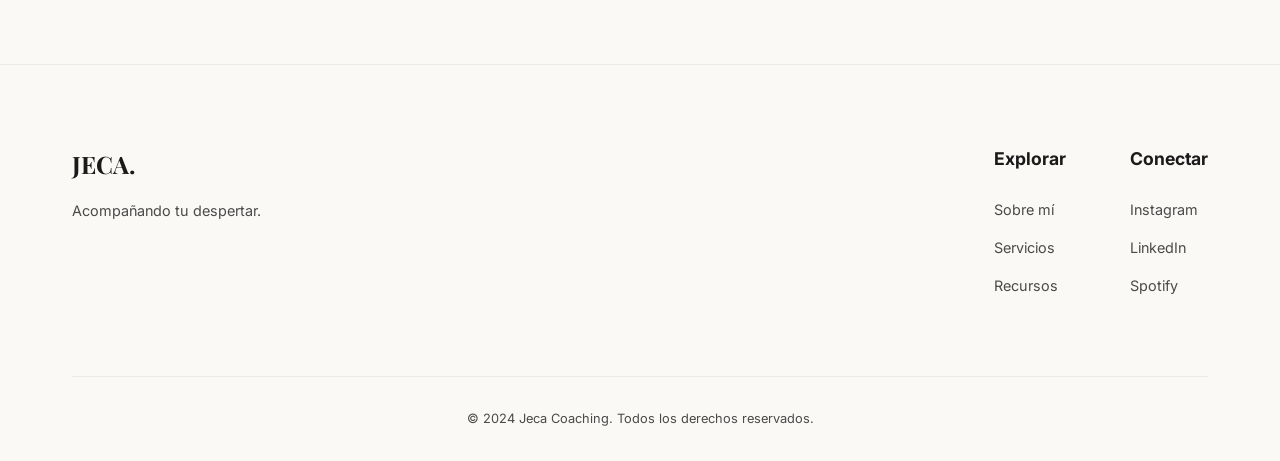
<file: browser/index.html>
<!DOCTYPE html>
<html lang="es">
<head>
    <meta charset="UTF-8">
    <meta name="viewport" content="width=device-width, initial-scale=1.0">
    <title>Jeca | Coaching para Mujeres y Madres - Reconecta con tu Brújula Interior</title>
    <meta name="description" content="Acompañamiento profesional para mujeres que buscan reconectar con su identidad y transitar su vida con confianza, más allá de la maternidad.">
    
    <!-- Fonts -->
    <link rel="preconnect" href="https://fonts.googleapis.com">
    <link rel="preconnect" href="https://fonts.gstatic.com" crossorigin>
    <link href="https://fonts.googleapis.com/css2?family=Inter:wght@400;500;600&family=Playfair+Display:ital,wght@0,700;1,700&display=swap" rel="stylesheet">
    
    <!-- Styles -->
    <link rel="stylesheet" href="style.css">
    
    <!-- Favicon placeholder -->
    <link rel="icon" href="data:image/svg+xml,<svg xmlns='http://www.w3.org/2000/svg' viewBox='0 0 100 100'><text y='.9em' font-size='90'>🌿</text></svg>">
</head>
<body>

    <header id="header">
        <div class="container">
            <nav>
                <a href="#" class="logo">JECA.</a>
                <ul class="nav-links">
                    <li><a href="#sobre-mi">Sobre mí</a></li>
                    <li><a href="#servicios">Servicios</a></li>
                    <li><a href="#recursos">Recursos</a></li>
                    <li><a href="#contacto">Contacto</a></li>
                </ul>
                <a href="#contacto" class="btn btn-outline">Reservar Sesión</a>
            </nav>
        </div>
    </header>

    <main>
        <!-- Hero Section -->
        <section class="hero">
            <div class="container">
                <div class="hero-content">
                    <div class="hero-text" data-reveal>
                        <span class="section-tag">Coaching Profesional</span>
                        <h1>Reconecta con tu identidad.</h1>
                        <p>Transita tu vida con confianza y propósito, encontrando el equilibrio entre quien eres y el rol que habitas. Es momento de salir del piloto automático.</p>
                        <div class="hero-btns">
                            <a href="#servicios" class="btn btn-primary">Ver Servicios</a>
                            <a href="#sobre-mi" class="btn btn-outline" style="margin-left: 1rem;">Conocerme</a>
                        </div>
                    </div>
                    <div class="hero-image" data-reveal>
                        <img src="images/jeca-hero.png" alt="Jessica Inzaurralde - Professional Coach">
                    </div>
                </div>
            </div>
        </section>

        <!-- About Section -->
        <section id="sobre-mi" class="about">
            <div class="container">
                <div class="about-grid">
                    <div class="about-text" data-reveal>
                        <span class="section-tag">Mi Filosofía</span>
                        <h2>Hola, soy Jessica (Jeca).</h2>
                        <p>Acompaño a mujeres a redescubrir su <strong>brújula interior</strong>. Creo firmemente que ninguna mujer debería atravesar sus cambios de identidad en soledad o en modo supervivencia.</p>
                        <blockquote>"Tu identidad es el cimiento de todas tus decisiones. Cuando te conoces, el mundo se ordena."</blockquote>
                        <p>Mi enfoque combina la calidez humana con herramientas profesionales para ayudarte a habitar tu presente con mayor claridad.</p>
                    </div>
                    <div class="about-stats" data-reveal>
                        <!-- Visual element or extra bio info -->
                        <div style="background: var(--white); padding: 3rem; border-radius: 4px;">
                            <h3 class="serif">La Manada</h3>
                            <p>No somos seres aislados. En mis programas, fomentamos la conexión y el apoyo mutuo (la Manada) para crecer juntas en este camino llamado vida.</p>
                        </div>
                    </div>
                </div>
            </div>
        </section>

        <!-- Services Section -->
        <section id="servicios">
            <div class="container">
                <div style="text-align: center; margin-bottom: 4rem;" data-reveal>
                    <span class="section-tag">Acompañamiento</span>
                    <h2>Propuestas para tu Expansión</h2>
                </div>
                <div class="services-grid">
                    <div class="service-card" data-reveal>
                        <h3>Sesiones de Claridad</h3>
                        <p>Un espacio uno a uno para desentrañar lo que hoy te abruma y encontrar el primer paso hacia tu bienestar.</p>
                        <a href="#contacto" class="btn btn-outline">Saber más</a>
                    </div>
                    <div class="service-card" data-reveal>
                        <h3>Programa de Transformación</h3>
                        <p>Un recorrido profundo de 8 semanas para reconstruir tu identidad y establecer límites saludables.</p>
                        <a href="#contacto" class="btn btn-outline">Saber más</a>
                    </div>
                    <div class="service-card" data-reveal>
                        <h3>Expansión en Red</h3>
                        <p>Talleres grupales donde la vulnerabilidad se vuelve fortaleza. Crecemos en comunidad.</p>
                        <a href="#contacto" class="btn btn-outline">Saber más</a>
                    </div>
                </div>
            </div>
        </section>

        <!-- Lead Magnet -->
        <section id="recursos" class="container">
            <div class="lead-magnet" data-reveal>
                <span class="section-tag" style="color: var(--accent-color)">Recurso Gratuito</span>
                <h2>¿Cómo te sientes hoy?</h2>
                <p>Descarga mi guía gratuita para identificar tus emociones en esta etapa de vida y empezar a escucharte.</p>
                <form style="max-width: 500px; margin: 0 auto; display: flex; gap: 1rem;">
                    <input type="email" placeholder="Tu correo electrónico" style="flex: 1; padding: 1rem; border-radius: 4px; border: none;">
                    <button type="submit" class="btn btn-primary">Descargar Guía</button>
                </form>
            </div>
        </section>

        <!-- Contact Section -->
        <section id="contacto" style="text-align: center;">
            <div class="container" data-reveal>
                <span class="section-tag">Contacto</span>
                <h2>¿Agendamos un café virtual?</h2>
                <p style="margin-bottom: 3rem;">Hablemos sobre cómo puedo acompañarte en tu proceso.</p>
                <a href="mailto:hola@jeca.com" class="btn btn-primary" style="font-size: 1.2rem; padding: 1.5rem 3rem;">Enviar Mensaje</a>
            </div>
        </section>
    </main>

    <footer>
        <div class="container">
            <div class="footer-content">
                <div class="footer-logo">
                    <a href="#" class="logo">JECA.</a>
                    <p style="margin-top: 1rem; font-size: 0.9rem; color: var(--text-secondary);">Acompañando tu despertar.</p>
                </div>
                <div class="footer-links">
                    <div class="footer-col">
                        <h4>Explorar</h4>
                        <ul>
                            <li><a href="#sobre-mi">Sobre mí</a></li>
                            <li><a href="#servicios">Servicios</a></li>
                            <li><a href="#recursos">Recursos</a></li>
                        </ul>
                    </div>
                    <div class="footer-col">
                        <h4>Conectar</h4>
                        <ul>
                            <li><a href="#">Instagram</a></li>
                            <li><a href="#">LinkedIn</a></li>
                            <li><a href="#">Spotify</a></li>
                        </ul>
                    </div>
                </div>
            </div>
            <div class="footer-bottom">
                <p>&copy; 2024 Jeca Coaching. Todos los derechos reservados.</p>
            </div>
        </div>
    </footer>

    <script>
        // Header scroll effect
        window.addEventListener('scroll', () => {
            const header = document.getElementById('header');
            if (window.scrollY > 50) {
                header.classList.add('scrolled');
            } else {
                header.classList.remove('scrolled');
            }
        });

        // Reveal animations on scroll
        const revealElements = document.querySelectorAll('[data-reveal]');
        const revealObserver = new IntersectionObserver((entries) => {
            entries.forEach(entry => {
                if (entry.isIntersecting) {
                    entry.target.classList.add('active');
                }
            });
        }, { threshold: 0.1 });

        revealElements.forEach(el => revealObserver.observe(el));
    </script>
</body>
</html>
</file>
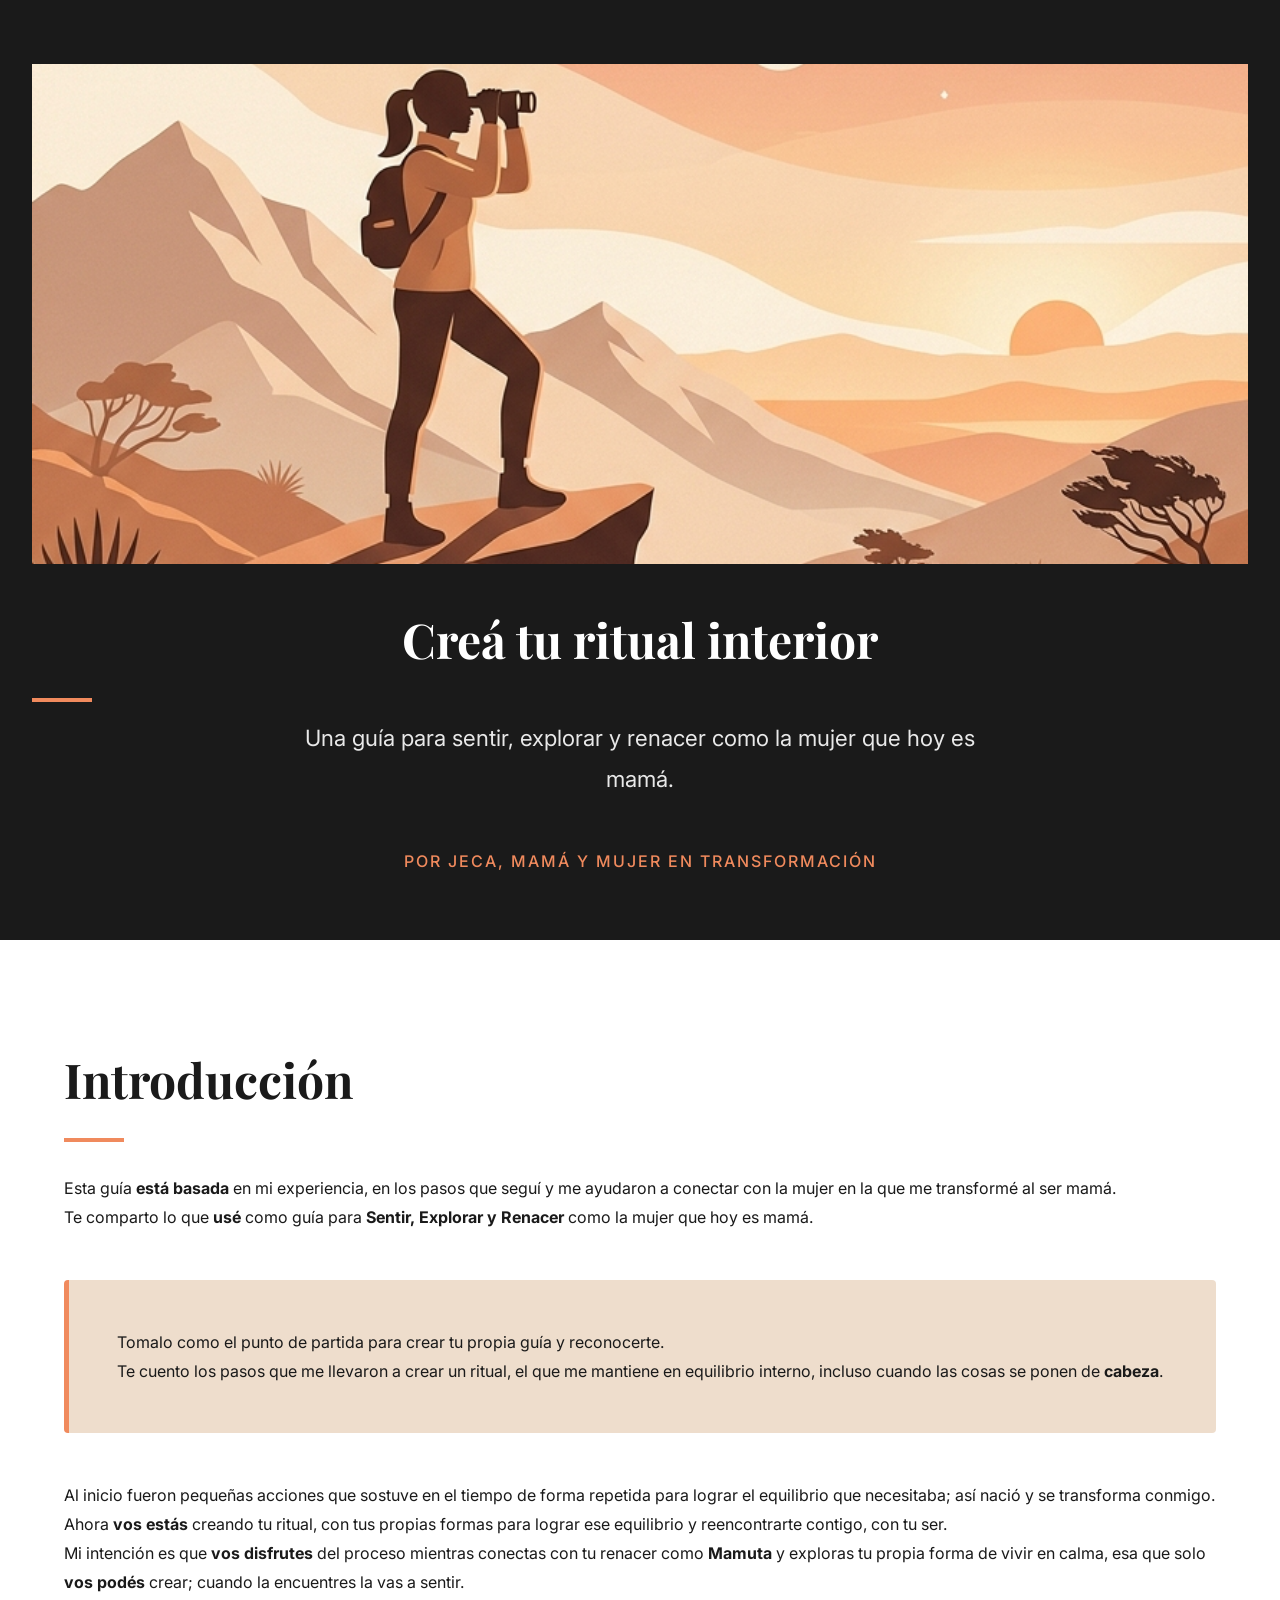
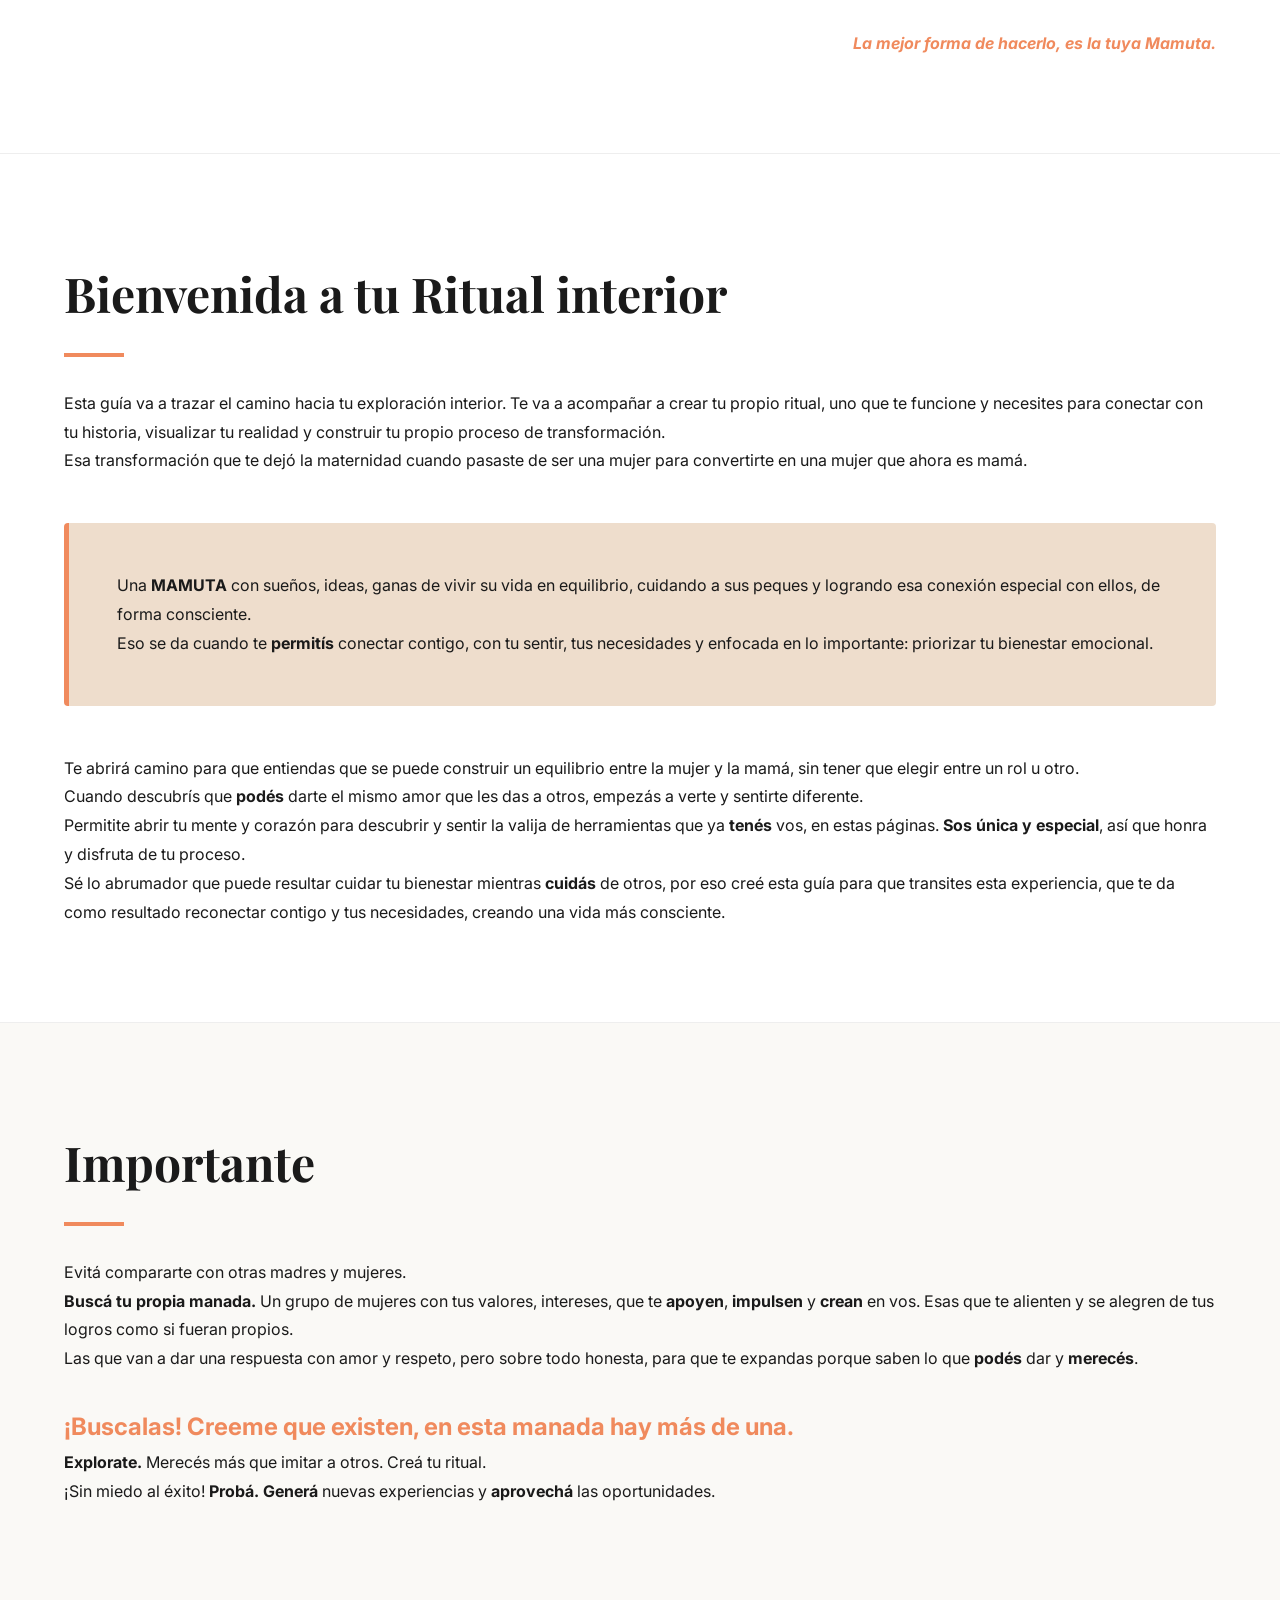
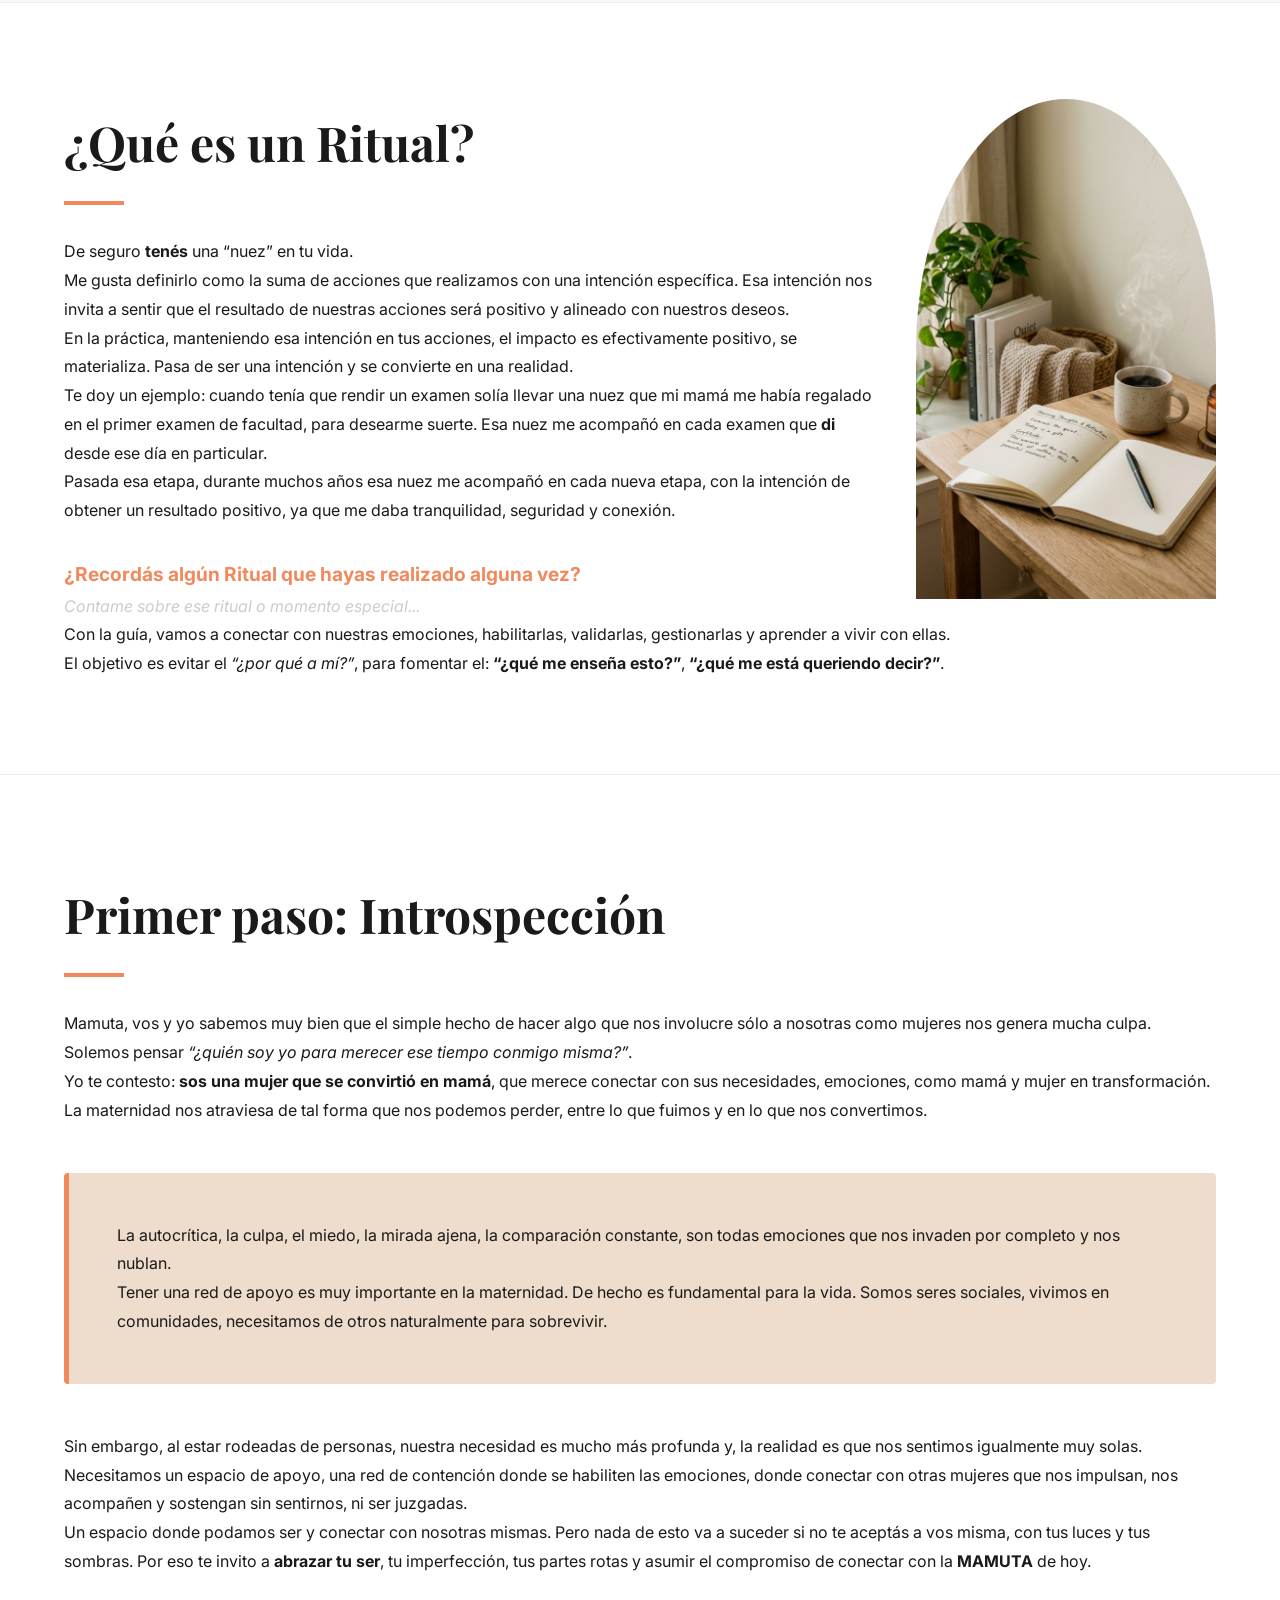
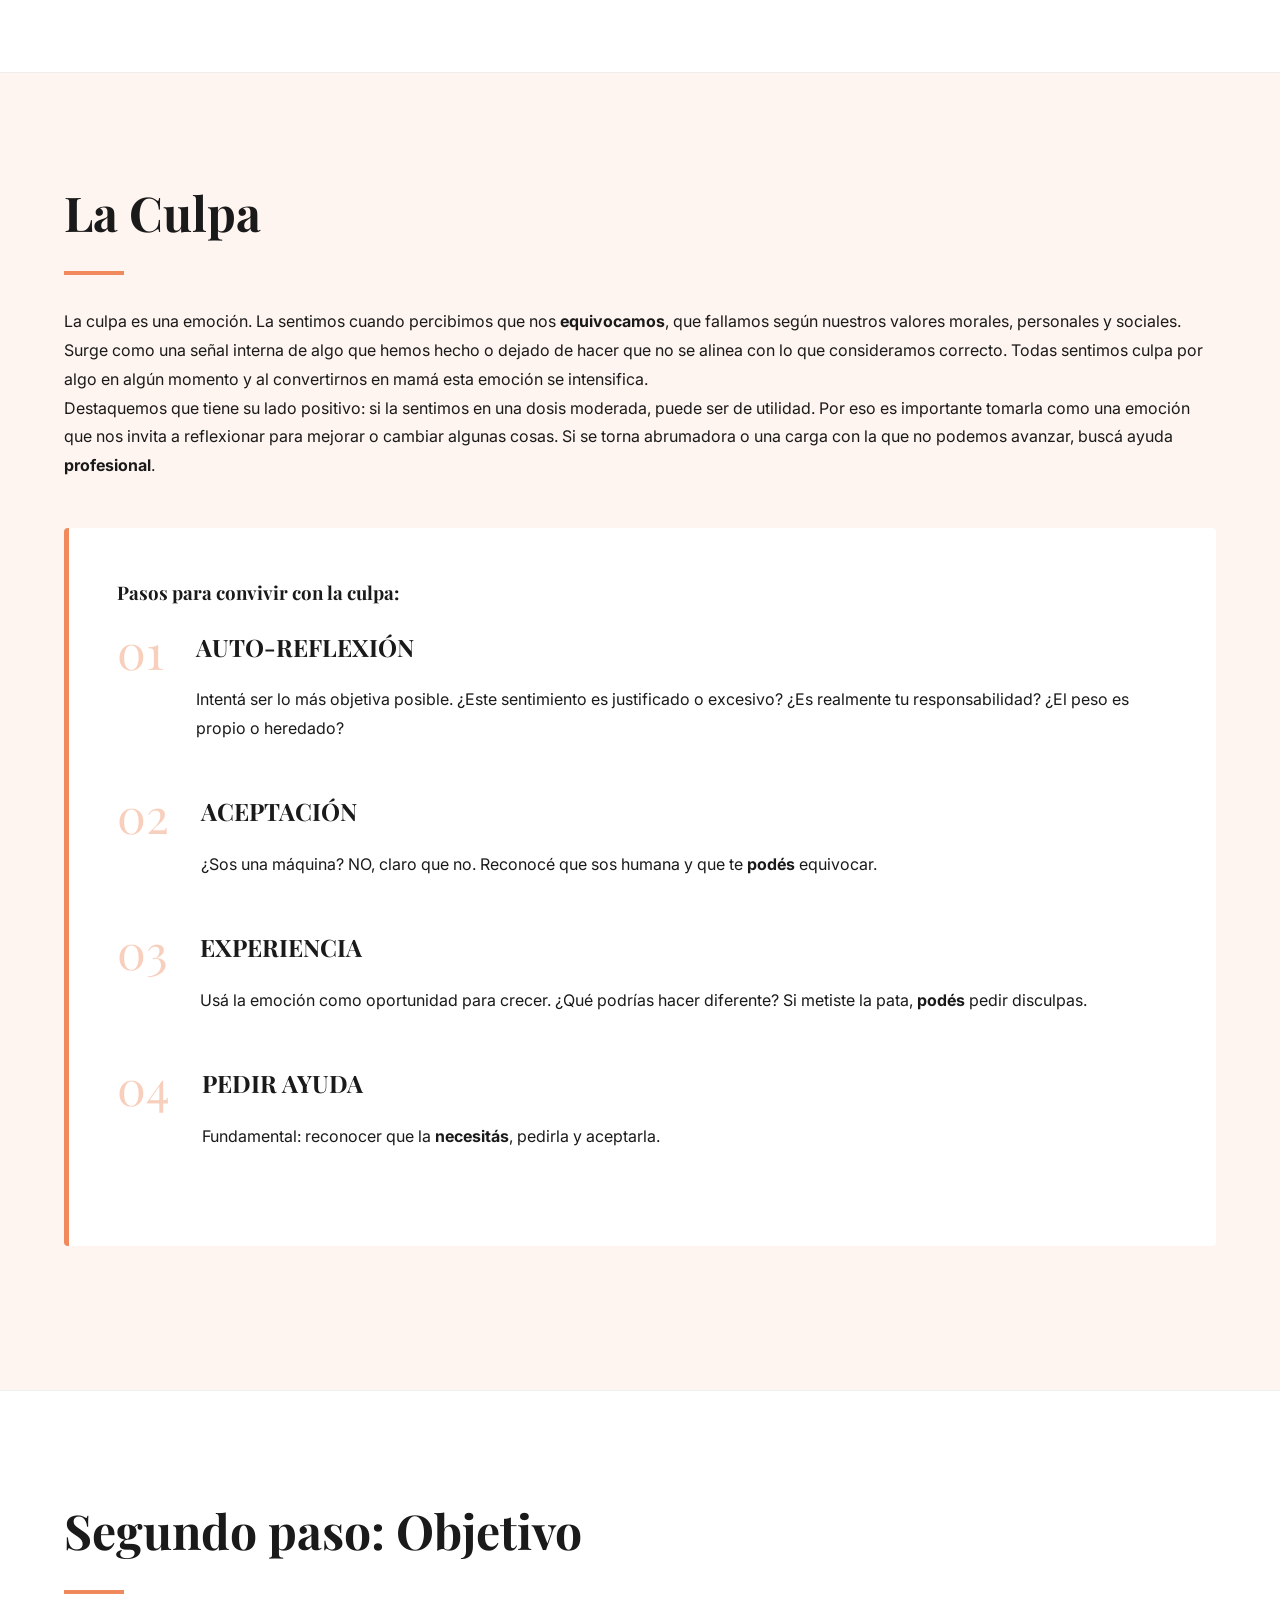
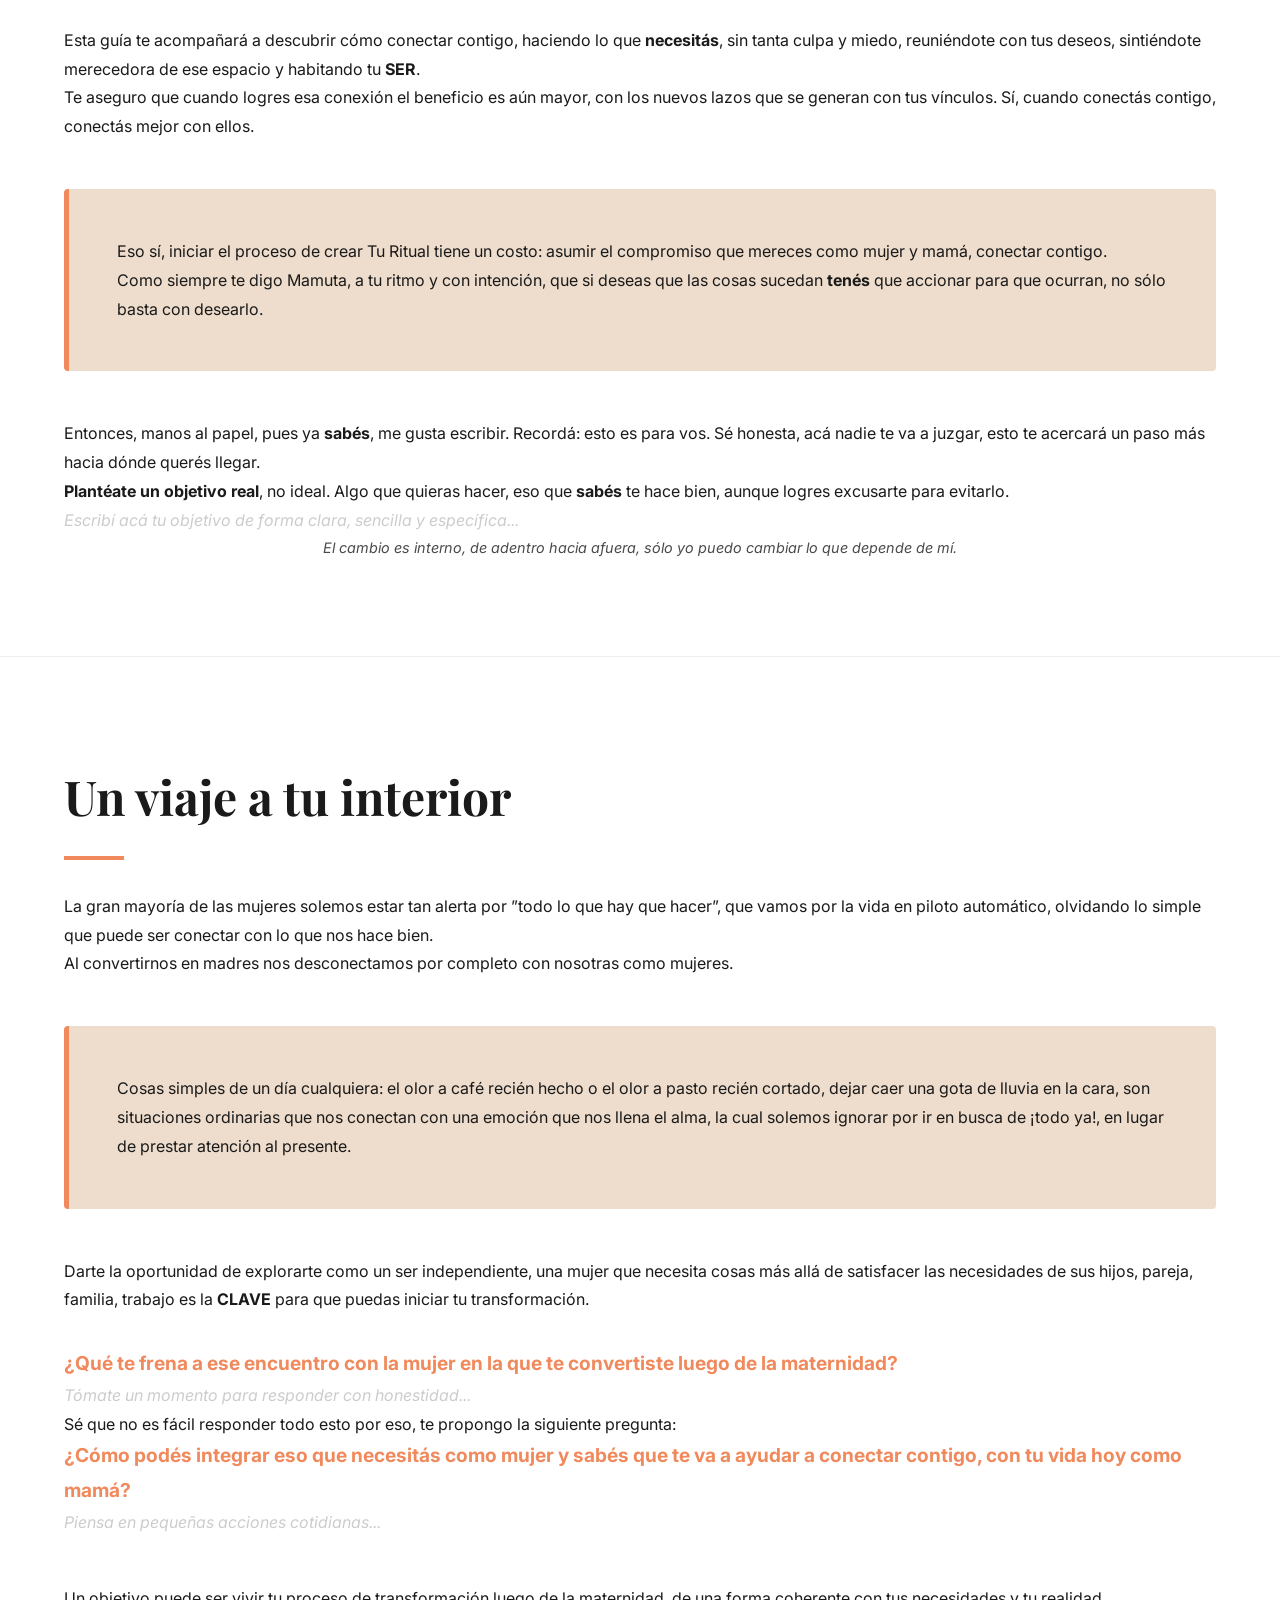
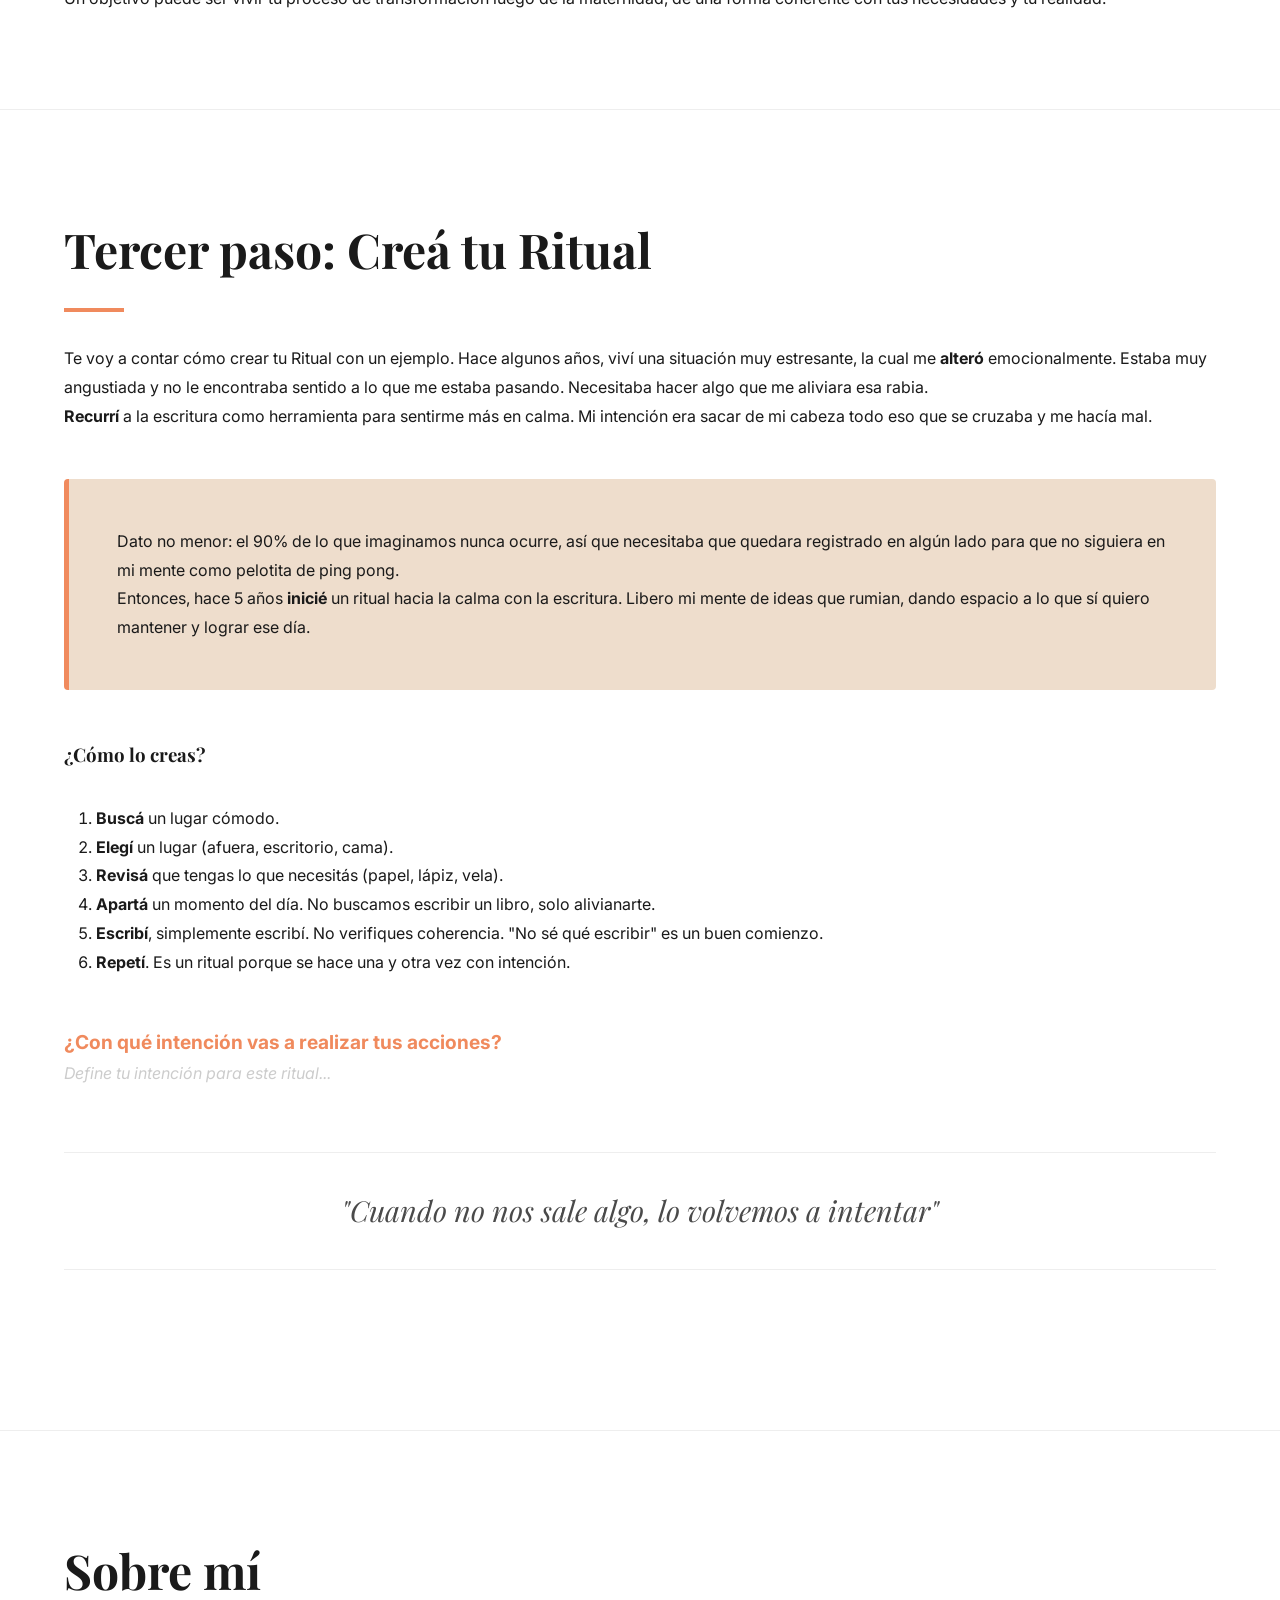
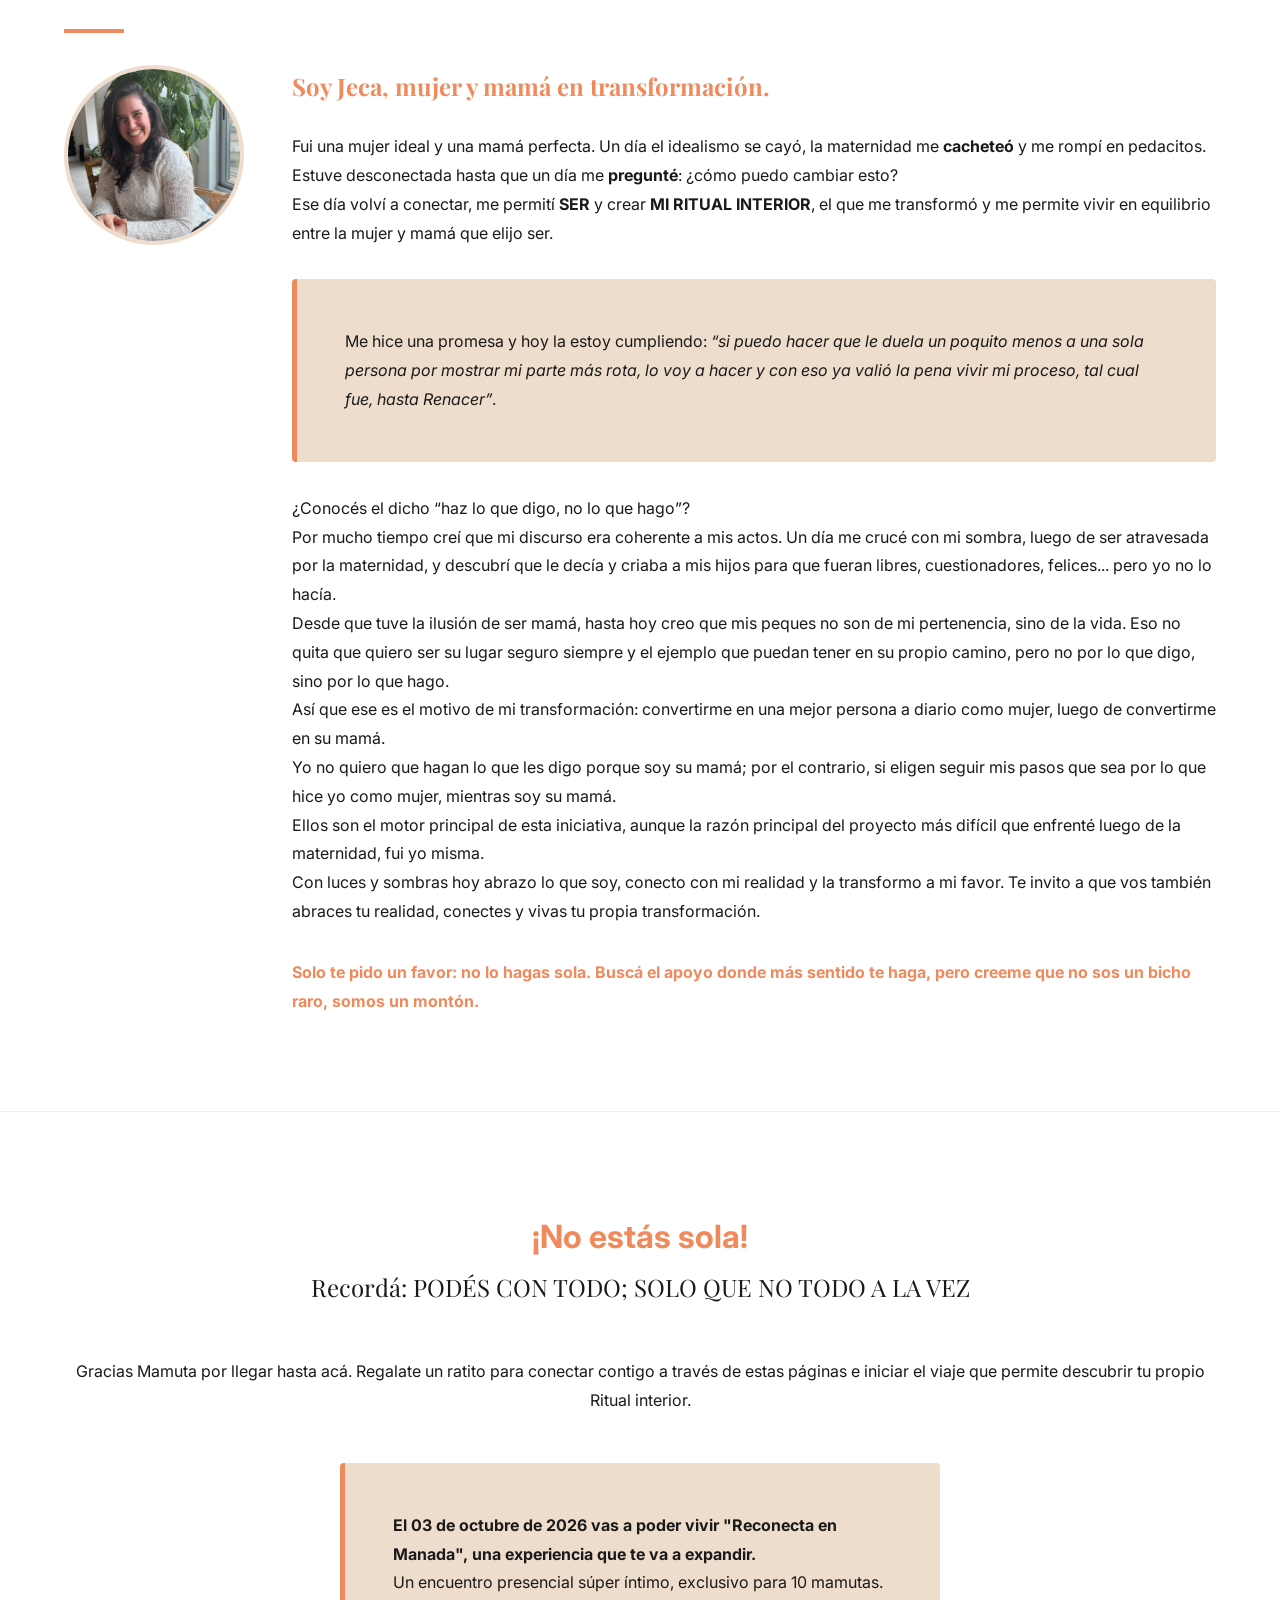
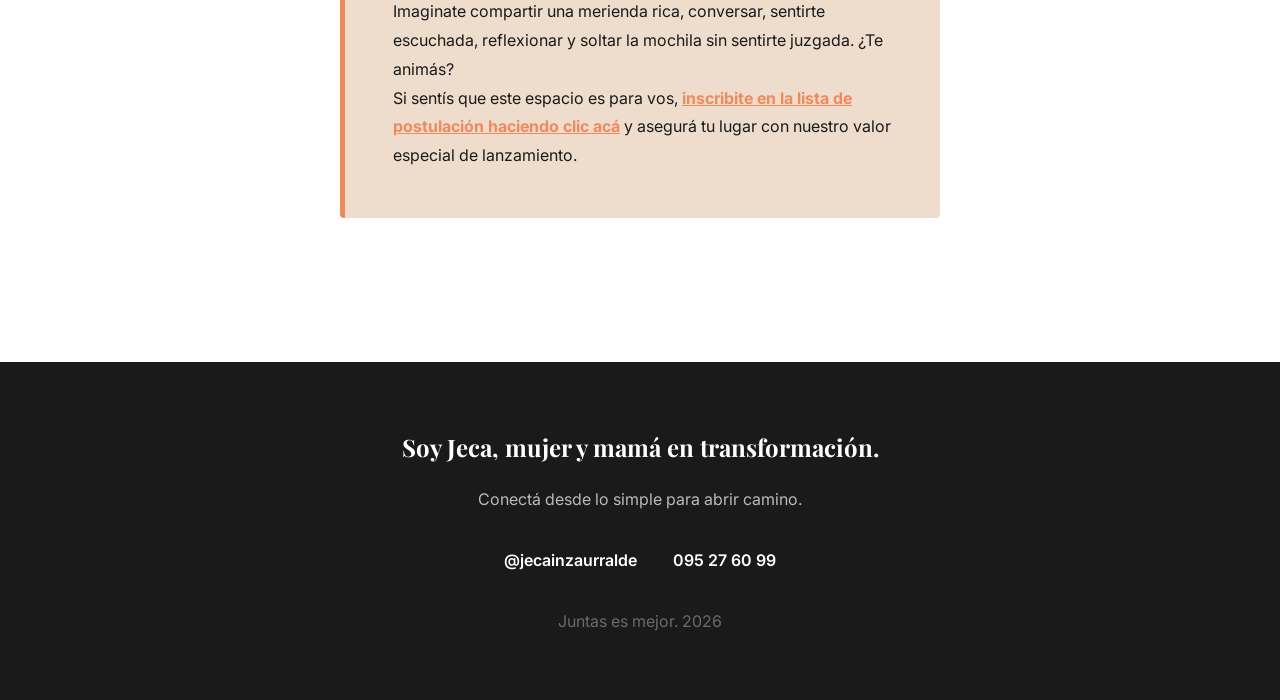
<file: guia/index.html>
<!DOCTYPE html>
<html lang="es">

<head>
    <meta charset="UTF-8">
    <meta name="viewport" content="width=device-width, initial-scale=1.0">
    <title>Creá tu Ritual Interior - Guía Jeca</title>
    <link rel="stylesheet" href="style.css">
    <link
        href="https://fonts.googleapis.com/css2?family=Inter:wght@400;500;600;700&family=Playfair+Display:ital,wght@0,700;1,700&display=swap"
        rel="stylesheet">
    <style>
        :root {
            --bg-color: #FAF9F6;
            --text-primary: #1A1A1A;
            --text-secondary: #4A4A4A;
            --accent-color: #F08A5D;
            --accent-hover: #D9784D;
            --soft-beige: #EEDDCC;
            --white: #FFFFFF;
            --font-heading: 'Playfair Display', serif;
            --font-body: 'Inter', sans-serif;
            --container-width: 1000px;
        }

        body {
            background-color: var(--bg-color);
            color: var(--text-primary);
            font-family: var(--font-body);
            line-height: 1.8;
        }

        .guide-container {
            max-width: var(--container-width);
            margin: 0 auto;
            background: var(--white);
            box-shadow: 0 0 50px rgba(0, 0, 0, 0.05);
        }

        header.guide-header {
            background: var(--text-primary);
            color: var(--white);
            padding: 4rem 2rem;
            text-align: center;
            position: relative;
            overflow: hidden;
        }

        .hero-image-container {
            width: 100%;
            height: 500px;
            overflow: hidden;
            margin-bottom: 2rem;
        }

        .hero-image-container img {
            width: 100%;
            height: 100%;
            object-fit: cover;
        }

        .section-guide {
            padding: 6rem 4rem;
            border-bottom: 1px solid #eee;
        }

        .section-guide:last-child {
            border-bottom: none;
        }

        .section-title {
            font-family: var(--font-heading);
            font-size: 3rem;
            color: var(--text-primary);
            margin-bottom: 2rem;
            position: relative;
        }

        .section-title::after {
            content: '';
            display: block;
            width: 60px;
            height: 4px;
            background: var(--accent-color);
            margin-top: 1rem;
        }

        .accent-text {
            color: var(--accent-color);
            font-weight: 700;
        }

        .highlight-box {
            background: var(--soft-beige);
            padding: 3rem;
            border-radius: 4px;
            margin: 3rem 0;
            border-left: 5px solid var(--accent-color);
        }

        .step-item {
            margin-bottom: 3rem;
            display: flex;
            gap: 2rem;
        }

        .step-number {
            font-family: var(--font-heading);
            font-size: 3rem;
            color: var(--accent-color);
            opacity: 0.4;
            line-height: 1;
        }

        .step-content h3 {
            font-family: var(--font-heading);
            margin-bottom: 1rem;
            font-size: 1.5rem;
        }

        blockquote {
            font-family: var(--font-heading);
            font-size: 1.8rem;
            font-style: italic;
            text-align: center;
            margin: 4rem 0;
            padding: 2rem;
            border-top: 1px solid #eee;
            border-bottom: 1px solid #eee;
            color: var(--text-secondary);
        }

        .footer-guide {
            background: var(--text-primary);
            color: var(--white);
            padding: 4rem;
            text-align: center;
        }

        .social-links {
            margin: 2rem 0;
        }

        .social-links a {
            color: var(--white);
            margin: 0 1rem;
            text-decoration: none;
            font-weight: 600;
        }

        .print-btn {
            position: fixed;
            bottom: 2rem;
            right: 2rem;
            background: var(--accent-color);
            color: white;
            border: none;
            padding: 1rem 2rem;
            border-radius: 50px;
            cursor: pointer;
            box-shadow: 0 10px 20px rgba(0, 0, 0, 0.1);
            font-weight: 600;
            z-index: 100;
        }

        @media (max-width: 768px) {
            .section-guide {
                padding: 3rem 1.5rem;
            }

            .section-title {
                font-size: 2.2rem;
            }

            .hero-image-container {
                height: 250px;
            }

            .ritual-image-container {
                float: none !important;
                width: 100% !important;
                height: 250px !important;
                margin-left: 0 !important;
                margin-bottom: 2rem !important;
            }

            .ritual-image-container img {
                border-radius: 10px !important;
            }

            .step-item {
                flex-direction: column;
                gap: 1rem;
            }

            .step-number {
                font-size: 2.5rem;
            }

            .sobre-mi-wrapper {
                flex-direction: column;
                align-items: center !important;
                text-align: center;
            }

            .sobre-mi-wrapper > div {
                text-align: center !important;
            }

            .highlight-box {
                padding: 1.5rem;
            }
            
            header.guide-header p {
                font-size: 1.1rem !important;
            }
        }

            .guide-container {
                box-shadow: none;
                width: 100%;
                max-width: 100%;
            }
        }

        /* Writing Space Styling */
        .writing-space {
            width: 100%;
            min-height: 120px;
            border: 1px solid #e0e0e0;
            border-radius: 4px;
            padding: 1.5rem;
            margin: 2rem 0;
            background-color: #fff;
            background-image: linear-gradient(rgba(240, 138, 93, 0.1) 1px, transparent 1px);
            background-size: 100% 2.2rem;
            line-height: 2.2rem;
            font-family: var(--font-body);
            font-size: 1.1rem;
            outline: none;
            transition: all 0.3s ease;
            white-space: pre-wrap;
            position: relative;
        }

        .writing-space:focus {
            border-color: var(--accent-color);
            box-shadow: 0 0 0 3px rgba(240, 138, 93, 0.1);
        }

        .writing-space[contenteditable]:empty:before {
            content: attr(data-placeholder);
            color: #ccc;
            font-style: italic;
        }

        @media print {
            .writing-space {
                border: none;
                border-bottom: 1px solid #eee;
                background-image: linear-gradient(#eee 1px, transparent 1px);
                min-height: 150px;
            }
        }
    </style>
</head>

<body>

    <a href="guia-ritual-interior.pdf" download="Guia-Ritual-Interior-Jeca.pdf" class="print-btn" id="downloadBtn" style="text-decoration: none; text-align: center;">Descargar Guía (PDF)</a>

    <div class="guide-container">
        <!-- PORTADA -->
        <header class="guide-header">
            <div class="hero-image-container">
                <img src="cover.png" alt="Creá tu ritual interior">
            </div>
            <h1 class="section-title" style="color: white; border: none; margin-bottom: 1rem;">Creá tu ritual interior
            </h1>
            <p style="font-size: 1.4rem; opacity: 0.9; max-width: 700px; margin: 0 auto;">Una guía para sentir, explorar
                y renacer como la mujer que hoy es mamá.</p>
            <p
                style="margin-top: 3rem; font-weight: 500; letter-spacing: 2px; text-transform: uppercase; color: var(--accent-color);">
                Por Jeca, mamá y mujer en transformación</p>
        </header>

        <!-- INTRODUCCIÓN -->
        <section class="section-guide">
            <h2 class="section-title">Introducción</h2>
            <p>Esta guía <strong>está basada</strong> en mi experiencia, en los pasos que seguí y me ayudaron a conectar
                con la mujer en la que me transformé al ser mamá.</p>
            <p>Te comparto lo que <strong>usé</strong> como guía para <strong>Sentir, Explorar y Renacer</strong> como
                la mujer que hoy es mamá.</p>

            <div class="highlight-box">
                <p>Tomalo como el punto de partida para crear tu propia guía y reconocerte.</p>
                <p>Te cuento los pasos que me llevaron a crear un ritual, el que me mantiene en equilibrio interno,
                    incluso cuando las cosas se ponen de <strong>cabeza</strong>.</p>
            </div>

            <p>Al inicio fueron pequeñas acciones que sostuve en el tiempo de forma repetida para lograr el equilibrio
                que necesitaba; así nació y se transforma conmigo.</p>
            <p>Ahora <strong>vos estás</strong> creando tu ritual, con tus propias formas para lograr ese equilibrio y
                reencontrarte contigo, con tu ser.</p>

            <p>Mi intención es que <strong>vos disfrutes</strong> del proceso mientras conectas con tu renacer como
                <strong>Mamuta</strong> y exploras tu propia forma de vivir en calma, esa que solo <strong>vos
                    podés</strong> crear; cuando la encuentres la vas a sentir.
            </p>

            <p style="text-align: right; font-style: italic; margin-top: 2rem;" class="accent-text">La mejor forma de
                hacerlo, es la tuya Mamuta.</p>
        </section>

        <!-- BIENVENIDA -->
        <section class="section-guide">
            <h2 class="section-title">Bienvenida a tu Ritual interior</h2>
            <p>Esta guía va a trazar el camino hacia tu exploración interior. Te va a acompañar a crear tu propio
                ritual, uno que te funcione y necesites para conectar con tu historia, visualizar tu realidad y
                construir tu propio proceso de transformación.</p>

            <p>Esa transformación que te dejó la maternidad cuando pasaste de ser una mujer para convertirte en una
                mujer que ahora es mamá.</p>

            <div class="highlight-box">
                <p>Una <strong>MAMUTA</strong> con sueños, ideas, ganas de vivir su vida en equilibrio, cuidando a sus
                    peques y logrando esa conexión especial con ellos, de forma consciente.</p>
                <p>Eso se da cuando te <strong>permitís</strong> conectar contigo, con tu sentir, tus necesidades y
                    enfocada en lo importante: priorizar tu bienestar emocional.</p>
            </div>

            <p>Te abrirá camino para que entiendas que se puede construir un equilibrio entre la mujer y la mamá, sin
                tener que elegir entre un rol u otro.</p>
            <p>Cuando descubrís que <strong>podés</strong> darte el mismo amor que les das a otros, empezás a verte y
                sentirte diferente.</p>

            <p>Permitite abrir tu mente y corazón para descubrir y sentir la valija de herramientas que ya
                <strong>tenés</strong> vos, en estas páginas. <strong>Sos única y especial</strong>, así que honra y
                disfruta de tu proceso.
            </p>

            <p>Sé lo abrumador que puede resultar cuidar tu bienestar mientras <strong>cuidás</strong> de otros, por eso
                creé esta guía para que transites esta experiencia, que te da como resultado reconectar contigo y tus
                necesidades, creando una vida más consciente.</p>
        </section>

        <!-- IMPORTANTE -->
        <section class="section-guide" style="background: var(--bg-color);">
            <h2 class="section-title">Importante</h2>
            <p>Evitá compararte con otras madres y mujeres.</p>
            <p><strong>Buscá tu propia manada.</strong> Un grupo de mujeres con tus valores, intereses, que te
                <strong>apoyen</strong>, <strong>impulsen</strong> y <strong>crean</strong> en vos. Esas que te alienten
                y se alegren de tus logros como si fueran propios.
            </p>
            <p>Las que van a dar una respuesta con amor y respeto, pero sobre todo honesta, para que te expandas porque
                saben lo que <strong>podés</strong> dar y <strong>merecés</strong>.</p>

            <p class="accent-text" style="font-size: 1.5rem; margin-top: 2rem;">¡Buscalas! Creeme que existen, en esta
                manada hay más de una.</p>

            <p><strong>Explorate.</strong> Merecés más que imitar a otros. Creá tu ritual.</p>
            <p>¡Sin miedo al éxito! <strong>Probá. Generá</strong> nuevas experiencias y <strong>aprovechá</strong> las
                oportunidades.</p>
        </section>

        <!-- QUÉ ES UN RITUAL -->
        <section class="section-guide">
            <div class="ritual-image-container hero-image-container" style="float: right; width: 300px; margin-left: 2rem; margin-bottom: 1rem;">
                <img src="ritual_space.png" alt="Espacio de Ritual" style="border-radius: 50% 50% 0 0;">
            </div>
            <h2 class="section-title">¿Qué es un Ritual?</h2>
            <p>De seguro <strong>tenés</strong> una “nuez” en tu vida.</p>
            <p>Me gusta definirlo como la suma de acciones que realizamos con una intención específica. Esa intención
                nos invita a sentir que el resultado de nuestras acciones será positivo y alineado con nuestros deseos.
            </p>
            <p>En la práctica, manteniendo esa intención en tus acciones, el impacto es efectivamente positivo, se
                materializa. Pasa de ser una intención y se convierte en una realidad.</p>

            <p>Te doy un ejemplo: cuando tenía que rendir un examen solía llevar una nuez que mi mamá me había regalado
                en el primer examen de facultad, para desearme suerte. Esa nuez me acompañó en cada examen que
                <strong>di</strong> desde ese día en particular.
            </p>

            <p>Pasada esa etapa, durante muchos años esa nuez me acompañó en cada nueva etapa, con la intención de
                obtener un resultado positivo, ya que me daba tranquilidad, seguridad y conexión.</p>

            <p class="accent-text" style="font-size: 1.2rem; margin-top: 2rem;">¿Recordás algún Ritual que hayas
                realizado alguna vez?</p>
            <div class="writing-space" contenteditable="true" data-placeholder="Contame sobre ese ritual o momento especial..."></div>

            <p>Con la guía, vamos a conectar con nuestras emociones, habilitarlas, validarlas, gestionarlas y aprender a
                vivir con ellas.</p>
            <p>El objetivo es evitar el <em>“¿por qué a mí?”</em>, para fomentar el: <strong>“¿qué me enseña
                    esto?”</strong>, <strong>“¿qué me está queriendo decir?”</strong>.</p>
        </section>

        <!-- INTROSPECCIÓN -->
        <section class="section-guide">
            <h2 class="section-title">Primer paso: Introspección</h2>
            <p>Mamuta, vos y yo sabemos muy bien que el simple hecho de hacer algo que nos involucre sólo a nosotras
                como mujeres nos genera mucha culpa. Solemos pensar <em>“¿quién soy yo para merecer ese tiempo conmigo
                    misma?”</em>.</p>

            <p>Yo te contesto: <strong>sos una mujer que se convirtió en mamá</strong>, que merece conectar con sus
                necesidades, emociones, como mamá y mujer en transformación. La maternidad nos atraviesa de tal forma
                que nos podemos perder, entre lo que fuimos y en lo que nos convertimos.</p>

            <div class="highlight-box">
                <p>La autocrítica, la culpa, el miedo, la mirada ajena, la comparación constante, son todas emociones
                    que nos invaden por completo y nos nublan.</p>
                <p>Tener una red de apoyo es muy importante en la maternidad. De hecho es fundamental para la vida.
                    Somos seres sociales, vivimos en comunidades, necesitamos de otros naturalmente para sobrevivir.</p>
            </div>

            <p>Sin embargo, al estar rodeadas de personas, nuestra necesidad es mucho más profunda y, la realidad es que
                nos sentimos igualmente muy solas. Necesitamos un espacio de apoyo, una red de contención donde se
                habiliten las emociones, donde conectar con otras mujeres que nos impulsan, nos acompañen y sostengan
                sin sentirnos, ni ser juzgadas.</p>

            <p>Un espacio donde podamos ser y conectar con nosotras mismas. Pero nada de esto va a suceder si no te
                aceptás a vos misma, con tus luces y tus sombras. Por eso te invito a <strong>abrazar tu ser</strong>,
                tu imperfección, tus partes rotas y asumir el compromiso de conectar con la <strong>MAMUTA</strong> de
                hoy.</p>
        </section>

        <!-- LA CULPA -->
        <section class="section-guide" style="background: #FFF5F0;">
            <h2 class="section-title">La Culpa</h2>
            <p>La culpa es una emoción. La sentimos cuando percibimos que nos <strong>equivocamos</strong>, que fallamos
                según nuestros valores morales, personales y sociales.</p>
            <p>Surge como una señal interna de algo que hemos hecho o dejado de hacer que no se alinea con lo que
                consideramos correcto. Todas sentimos culpa por algo en algún momento y al convertirnos en mamá esta
                emoción se intensifica.</p>

            <p>Destaquemos que tiene su lado positivo: si la sentimos en una dosis moderada, puede ser de utilidad. Por
                eso es importante tomarla como una emoción que nos invita a reflexionar para mejorar o cambiar algunas
                cosas. Si se torna abrumadora o una carga con la que no podemos avanzar, buscá ayuda
                <strong>profesional</strong>.
            </p>

            <div class="highlight-box" style="background: white;">
                <h3 style="font-family: var(--font-heading); margin-bottom: 1rem;">Pasos para convivir con la culpa:
                </h3>
                <div class="step-item">
                    <div class="step-number">01</div>
                    <div class="step-content">
                        <h3>AUTO-REFLEXIÓN</h3>
                        <p>Intentá ser lo más objetiva posible. ¿Este sentimiento es justificado o excesivo? ¿Es
                            realmente tu responsabilidad? ¿El peso es propio o heredado?</p>
                    </div>
                </div>
                <div class="step-item">
                    <div class="step-number">02</div>
                    <div class="step-content">
                        <h3>ACEPTACIÓN</h3>
                        <p>¿Sos una máquina? NO, claro que no. Reconocé que sos humana y que te <strong>podés</strong>
                            equivocar.</p>
                    </div>
                </div>
                <div class="step-item">
                    <div class="step-number">03</div>
                    <div class="step-content">
                        <h3>EXPERIENCIA</h3>
                        <p>Usá la emoción como oportunidad para crecer. ¿Qué podrías hacer diferente? Si metiste la
                            pata, <strong>podés</strong> pedir disculpas.</p>
                    </div>
                </div>
                <div class="step-item">
                    <div class="step-number">04</div>
                    <div class="step-content">
                        <h3>PEDIR AYUDA</h3>
                        <p>Fundamental: reconocer que la <strong>necesitás</strong>, pedirla y aceptarla.</p>
                    </div>
                </div>
            </div>
        </section>

        <!-- SEGUNDO PASO -->
        <section class="section-guide">
            <h2 class="section-title">Segundo paso: Objetivo</h2>
            <p>Esta guía te acompañará a descubrir cómo conectar contigo, haciendo lo que <strong>necesitás</strong>,
                sin tanta culpa y miedo, reuniéndote con tus deseos, sintiéndote merecedora de ese espacio y habitando
                tu <strong>SER</strong>.</p>

            <p>Te aseguro que cuando logres esa conexión el beneficio es aún mayor, con los nuevos lazos que se generan
                con tus vínculos. Sí, cuando conectás contigo, conectás mejor con ellos.</p>

            <div class="highlight-box">
                <p>Eso sí, iniciar el proceso de crear Tu Ritual tiene un costo: asumir el compromiso que mereces como
                    mujer y mamá, conectar contigo.</p>
                <p>Como siempre te digo Mamuta, a tu ritmo y con intención, que si deseas que las cosas sucedan
                    <strong>tenés</strong> que accionar para que ocurran, no sólo basta con desearlo.
                </p>
            </div>

            <p>Entonces, manos al papel, pues ya <strong>sabés</strong>, me gusta escribir. Recordá: esto es para vos.
                Sé honesta, acá nadie te va a juzgar, esto te acercará un paso más hacia dónde querés llegar.</p>
            <p><strong>Plantéate un objetivo real</strong>, no ideal. Algo que quieras hacer, eso que
                <strong>sabés</strong> te hace bien, aunque logres excusarte para evitarlo.
            </p>

            <div class="writing-space" contenteditable="true" data-placeholder="Escribí acá tu objetivo de forma clara, sencilla y específica..."></div>
            <p style="font-size: 0.9rem; color: var(--text-secondary); text-align: center; font-style: italic;">
                El cambio es interno, de adentro hacia afuera, sólo yo puedo cambiar lo que depende de mí.
            </p>
        </section>

        <!-- UN VIAJE A TU INTERIOR -->
        <section class="section-guide">
            <h2 class="section-title">Un viaje a tu interior</h2>
            <p>La gran mayoría de las mujeres solemos estar tan alerta por ”todo lo que hay que hacer”, que vamos por la vida en piloto automático, olvidando lo simple que puede ser conectar con lo que nos hace bien.</p>
            <p>Al convertirnos en madres nos desconectamos por completo con nosotras como mujeres.</p>
            
            <div class="highlight-box">
                <p>Cosas simples de un día cualquiera: el olor a café recién hecho o el olor a pasto recién cortado, dejar caer una gota de lluvia en la cara, son situaciones ordinarias que nos conectan con una emoción que nos llena el alma, la cual solemos ignorar por ir en busca de ¡todo ya!, en lugar de prestar atención al presente.</p>
            </div>

            <p>Darte la oportunidad de explorarte como un ser independiente, una mujer que necesita cosas más allá de satisfacer las necesidades de sus hijos, pareja, familia, trabajo es la <strong>CLAVE</strong> para que puedas iniciar tu transformación.</p>
            
            <p class="accent-text" style="font-size: 1.2rem; margin-top: 2rem;">¿Qué te frena a ese encuentro con la mujer en la que te convertiste luego de la maternidad?</p>
            <div class="writing-space" contenteditable="true" data-placeholder="Tómate un momento para responder con honestidad..."></div>

            <p>Sé que no es fácil responder todo esto por eso, te propongo la siguiente pregunta:</p>
            <p class="accent-text" style="font-size: 1.2rem;">¿Cómo podés integrar eso que necesitás como mujer y sabés que te va a ayudar a conectar contigo, con tu vida hoy como mamá?</p>
            <div class="writing-space" contenteditable="true" data-placeholder="Piensa en pequeñas acciones cotidianas..."></div>
            
            <p style="margin-top: 3rem;">Un objetivo puede ser vivir tu proceso de transformación luego de la maternidad, de una forma coherente con tus necesidades y tu realidad.</p>
        </section>

        <!-- TERCER PASO -->
        <section class="section-guide">
            <h2 class="section-title">Tercer paso: Creá tu Ritual</h2>
            <p>Te voy a contar cómo crear tu Ritual con un ejemplo. Hace algunos años, viví una situación muy
                estresante, la cual me <strong>alteró</strong> emocionalmente. Estaba muy angustiada y no le encontraba
                sentido a lo que me estaba pasando. Necesitaba hacer algo que me aliviara esa rabia.</p>

            <p><strong>Recurrí</strong> a la escritura como herramienta para sentirme más en calma. Mi intención era
                sacar de mi cabeza todo eso que se cruzaba y me hacía mal.</p>

            <div class="highlight-box">
                <p>Dato no menor: el 90% de lo que imaginamos nunca ocurre, así que necesitaba que quedara registrado en
                    algún lado para que no siguiera en mi mente como pelotita de ping pong.</p>
                <p>Entonces, hace 5 años <strong>inicié</strong> un ritual hacia la calma con la escritura. Libero mi
                    mente de ideas que rumian, dando espacio a lo que sí quiero mantener y lograr ese día.</p>
            </div>

            <h3 style="font-family: var(--font-heading); margin-bottom: 2rem;">¿Cómo lo creas?</h3>
            <ol style="margin-left: 2rem; margin-bottom: 2rem;">
                <li><strong>Buscá</strong> un lugar cómodo.</li>
                <li><strong>Elegí</strong> un lugar (afuera, escritorio, cama).</li>
                <li><strong>Revisá</strong> que tengas lo que necesitás (papel, lápiz, vela).</li>
                <li><strong>Apartá</strong> un momento del día. No buscamos escribir un libro, solo alivianarte.</li>
                <li><strong>Escribí</strong>, simplemente escribí. No verifiques coherencia. "No sé qué escribir" es un
                    buen comienzo.</li>
                <li><strong>Repetí</strong>. Es un ritual porque se hace una y otra vez con intención.</li>
            </ol>

            <p class="accent-text" style="font-size: 1.2rem; margin-top: 3rem;">¿Con qué intención vas a realizar tus acciones?</p>
            <div class="writing-space" contenteditable="true" data-placeholder="Define tu intención para este ritual..."></div>

            <blockquote>
                "Cuando no nos sale algo, lo volvemos a intentar"
            </blockquote>
        </section>

        <!-- SOBRE MI -->
        <section class="section-guide" id="sobre-mi" style="clear: both;">
            <h2 class="section-title">Sobre mí</h2>
            <div class="sobre-mi-wrapper" style="display: flex; gap: 3rem; align-items: start; flex-wrap: wrap;">
                <div style="flex: 0 0 180px; margin: 0 auto;">
                    <img src="jeca.png" alt="Jeca"
                        style="width: 180px; height: 180px; object-fit: cover; border-radius: 50%; border: 4px solid var(--soft-beige);">
                </div>
                <div style="flex: 1; min-width: 250px; text-align: left;">
                    <p class="accent-text" style="font-size: 1.5rem; font-family: var(--font-heading); margin-bottom: 1.5rem;">Soy Jeca, mujer y mamá en transformación.</p>
                    <p>Fui una mujer ideal y una mamá perfecta. Un día el idealismo se cayó, la maternidad me <strong>cacheteó</strong> y me rompí en pedacitos.</p>
                    <p>Estuve desconectada hasta que un día me <strong>pregunté</strong>: ¿cómo puedo cambiar esto?</p>
                    <p>Ese día volví a conectar, me permití <strong>SER</strong> y crear <strong>MI RITUAL INTERIOR</strong>, el que me transformó y me permite vivir en equilibrio entre la mujer y mamá que elijo ser.</p>
                    
                    <div class="highlight-box" style="margin: 2rem 0;">
                        <p style="margin-bottom: 0;">Me hice una promesa y hoy la estoy cumpliendo: <em>“si puedo hacer que le duela un poquito menos a una sola persona por mostrar mi parte más rota, lo voy a hacer y con eso ya valió la pena vivir mi proceso, tal cual fue, hasta Renacer”</em>.</p>
                    </div>

                    <p>¿Conocés el dicho “haz lo que digo, no lo que hago”?</p>
                    <p>Por mucho tiempo creí que mi discurso era coherente a mis actos. Un día me crucé con mi sombra, luego de ser atravesada por la maternidad, y descubrí que le decía y criaba a mis hijos para que fueran libres, cuestionadores, felices... pero yo no lo hacía.</p>
                    <p>Desde que tuve la ilusión de ser mamá, hasta hoy creo que mis peques no son de mi pertenencia, sino de la vida. Eso no quita que quiero ser su lugar seguro siempre y el ejemplo que puedan tener en su propio camino, pero no por lo que digo, sino por lo que hago.</p>
                    
                    <p>Así que ese es el motivo de mi transformación: convertirme en una mejor persona a diario como mujer, luego de convertirme en su mamá.</p>
                    <p>Yo no quiero que hagan lo que les digo porque soy su mamá; por el contrario, si eligen seguir mis pasos que sea por lo que hice yo como mujer, mientras soy su mamá.</p>
                    
                    <p>Ellos son el motor principal de esta iniciativa, aunque la razón principal del proyecto más difícil que enfrenté luego de la maternidad, fui yo misma.</p>
                    <p>Con luces y sombras hoy abrazo lo que soy, conecto con mi realidad y la transformo a mi favor. Te invito a que vos también abraces tu realidad, conectes y vivas tu propia transformación.</p>
                    
                    <p class="accent-text" style="margin-top: 2rem;">Solo te pido un favor: no lo hagas sola. Buscá el apoyo donde más sentido te haga, pero creeme que no sos un bicho raro, somos un montón.</p>
                </div>
            </div>
        </section>

        <!-- CIERRE -->
        <section class="section-guide" style="text-align: center; border: none;">
            <p class="accent-text" style="font-size: 2rem;">¡No estás sola!</p>
            <p style="font-size: 1.5rem; font-family: var(--font-heading); margin-bottom: 3rem;">Recordá: PODÉS CON TODO; SOLO QUE NO TODO A LA VEZ</p>

            <p>Gracias Mamuta por llegar hasta acá. Regalate un ratito para conectar contigo a través de estas páginas e iniciar el viaje que permite descubrir tu propio Ritual interior.</p>

            <div class="highlight-box" style="display: inline-block; text-align: left; max-width: 600px;">
                <p><strong>El 03 de octubre de 2026 vas a poder vivir "Reconecta en Manada", una experiencia que te va a expandir.</strong></p>
                <p>Un encuentro presencial súper íntimo, exclusivo para 10 mamutas. Imaginate compartir una merienda rica, conversar, sentirte escuchada, reflexionar y soltar la mochila sin sentirte juzgada. ¿Te animás?</p>
                <p>Si sentís que este espacio es para vos, <strong><a href="javascript:void(0)" id="openPostulation" style="color: var(--accent-color); text-decoration: underline;">inscribite en la lista de postulación haciendo clic acá</a></strong> y asegurá tu lugar con nuestro valor especial de lanzamiento.</p>
            </div>
        </section>

        <!-- FOOTER -->
        <footer class="footer-guide">
            <h2 style="font-family: var(--font-heading); margin-bottom: 1rem;">Soy Jeca, mujer y mamá en transformación.
            </h2>
            <p>Conectá desde lo simple para abrir camino.</p>
            <div class="social-links">
                <a href="#">@jecainzaurralde</a>
                <a href="#">095 27 60 99</a>
            </div>
            <p style="opacity: 0.5; margin-top: 2rem;">Juntas es mejor. 2026</p>
        </footer>
    </div>

    <!-- Postulation Modal -->
    <div id="postulationModal" class="modal">
        <div class="modal-content">
            <span class="close-modal">&times;</span>
            <div class="postulation-form">
                <h2>Postulación a Reconectá</h2>
                <div class="form-intro">
                    <p>Gracias por postularte. Antes de iniciar quiero que sepas que no es un taller convencional ni una charla de expertos. Es un círculo de presencia y escucha, diseñado para que te des el permiso de ser vos misma con luces y sombras, sin etiquetas.</p>
                    <p style="margin-top: 1rem;">Al ser un encuentro íntimo de solo 10 mujeres, me gustaría conocerte un poquito antes de confirmar tu lugar. Por favor, tomate unos minutos para responder con calma.</p>
                </div>

                <form id="reconectaForm">
                    <div class="form-group">
                        <label for="nombre">Nombre y Apellido</label>
                        <input type="text" id="nombre" name="nombre" required>
                    </div>

                    <div class="form-group">
                        <label for="whatsapp">WhatsApp (para contacto directo y logístico)</label>
                        <input type="tel" id="whatsapp" name="whatsapp" required placeholder="+598...">
                    </div>

                    <div class="form-group">
                        <label for="instagram">¿Cuál es tu usuario de Instagram?</label>
                        <input type="text" id="instagram" name="instagram" required placeholder="@...">
                    </div>

                    <div class="form-group">
                        <label for="palabra">Si tuvieras que definir en una palabra qué buscás en este encuentro, ¿cuál sería?</label>
                        <select id="palabra" name="palabra" required>
                            <option value="" disabled selected>Seleccioná una opción...</option>
                            <option value="calma">Calma</option>
                            <option value="claridad">Claridad</option>
                            <option value="escucha">Escucha</option>
                            <option value="pausa">Pausa</option>
                            <option value="compañía">Compañía</option>
                        </select>
                    </div>

                    <div class="form-group">
                        <label for="motivacion">¿Qué te motivó a querer participar en "Reconectá" en este momento específico de tu vida?</label>
                        <textarea id="motivacion" name="motivacion" required></textarea>
                    </div>

                    <div class="form-group">
                        <label>¿Te sentís cómoda con la idea de dejar tu teléfono de lado durante las 3 horas?</label>
                        <div style="display: flex; gap: 2rem; margin-top: 0.5rem;">
                            <label style="display: flex; align-items: center; gap: 0.5rem; font-weight: 400;">
                                <input type="radio" name="telefono" value="si" required style="width: auto;"> Sí
                            </label>
                            <label style="display: flex; align-items: center; gap: 0.5rem; font-weight: 400;">
                                <input type="radio" name="telefono" value="no" style="width: auto;"> No
                            </label>
                        </div>
                    </div>

                    <div class="form-group">
                        <label for="alergias">¿Tenés alguna restricción alimentaria o alergia?</label>
                        <textarea id="alergias" name="alergias"></textarea>
                    </div>

                    <div class="form-group">
                        <label>¿Cómo te sentís con la idea de salir con una mirada clara en lugar de respuestas listas?</label>
                        <textarea id="reflexion_respuestas" name="reflexion_respuestas" required></textarea>
                    </div>

                    <div class="form-group">
                        <label>Si tuvieras que soltar hoy una expectativa, ¿cuál sería?</label>
                        <textarea id="expectativa" name="expectativa" required></textarea>
                    </div>

                    <div class="form-group">
                        <label>¿Qué es aquello que hoy te cuesta decir en voz alta?</label>
                        <textarea id="voz_alta" name="voz_alta" required></textarea>
                    </div>

                    <div class="form-checkbox">
                        <input type="checkbox" id="compromiso" name="compromiso" required>
                        <label for="compromiso">Entiendo que mi lugar se asegura una vez confirmado el pago y que mi presencia es fundamental.</label>
                    </div>

                    <button type="submit" id="submitBtn" class="btn btn-primary" style="width: 100%; margin-top: 3rem;">Enviar Postulación</button>
                </form>
            </div>
        </div>
    </div>

    <script>
        const modal = document.getElementById("postulationModal");
        const btn = document.getElementById("openPostulation");
        const span = document.querySelector(".close-modal");

        btn.onclick = function() {
            modal.style.display = "block";
            document.body.classList.add("modal-open");
        }

        span.onclick = function() {
            modal.style.display = "none";
            document.body.classList.remove("modal-open");
        }

        window.onclick = function(event) {
            if (event.target == modal) {
                modal.style.display = "none";
                document.body.classList.remove("modal-open");
            }
        }

        // Form Submission to Google Sheets
        const scriptURL = 'https://script.google.com/macros/s/AKfycbxWGcjjUe_1PBEOYZ63CMQu9jiXFJciPGB5GcuxjBfXP2Dvcim7xQQJO3hFLqxJBS8/exec';
        const form = document.getElementById('reconectaForm');
        const submitBtn = document.getElementById('submitBtn');

        form.addEventListener('submit', e => {
            e.preventDefault();
            submitBtn.disabled = true;
            submitBtn.innerText = 'Enviando...';

            const formData = new FormData(form);
            const params = new URLSearchParams();
            for (const pair of formData) {
                params.append(pair[0], pair[1]);
            }

            fetch(scriptURL, { 
                method: 'POST', 
                body: params,
                mode: 'no-cors'
            })
                .then(() => {
                    alert("¡Gracias por tu apertura! Tu postulación ha sido registrada. Me pondré en contacto contigo pronto.");
                    modal.style.display = "none";
                    document.body.classList.remove("modal-open");
                    form.reset();
                    submitBtn.disabled = false;
                    submitBtn.innerText = 'Enviar Postulación';
                })
                .catch(error => {
                    console.error('Error!', error.message);
                    alert("Hubo un error al enviar. Por favor, intenta de nuevo o contáctame por WhatsApp.");
                    submitBtn.disabled = false;
                    submitBtn.innerText = 'Enviar Postulación';
                });
        });
    </script>
</body>

</html>
</file>
<file: style.css>
/* 
   Design System: Jeca - Professional Coach
   Style: Minimalist, Warm, High-Performance
*/

:root {
    /* Colors */
    --bg-color: #FAF9F6;
    --text-primary: #1A1A1A;
    --text-secondary: #4A4A4A;
    --accent-color: #F08A5D; /* From Canva: Orange/Peach */
    --accent-hover: #D9784D;
    --soft-beige: #EEDDCC;
    --white: #FFFFFF;
    
    /* Typography */
    --font-heading: 'Playfair Display', serif;
    --font-body: 'Inter', sans-serif;
    
    /* Spacing & Borders */
    --container-width: 1200px;
    --transition: all 0.4s cubic-bezier(0.165, 0.84, 0.44, 1);
    --border-radius: 4px;
}

* {
    margin: 0;
    padding: 0;
    box-sizing: border-box;
}

html {
    scroll-behavior: smooth;
}

body {
    background-color: var(--bg-color);
    color: var(--text-primary);
    font-family: var(--font-body);
    line-height: 1.6;
    overflow-x: hidden;
}

h1, h2, h3, .serif {
    font-family: var(--font-heading);
    font-weight: 700;
}

/* Layout */
.container {
    max-width: var(--container-width);
    margin: 0 auto;
    padding: 0 2rem;
}

section {
    padding: 100px 0;
}

/* Header */
header {
    position: fixed;
    top: 0;
    width: 100%;
    z-index: 1000;
    padding: 1.5rem 0;
    transition: var(--transition);
    background: var(--text-primary);
    color: var(--white);
}

header .logo, header .nav-links a {
    color: var(--white);
}

header .btn-outline {
    border-color: var(--white);
    color: var(--white);
}

header .btn-outline:hover {
    background: var(--white);
    color: var(--text-primary);
}

header.scrolled {
    background: rgba(26, 26, 26, 0.95);
    backdrop-filter: blur(10px);
    padding: 1rem 0;
    box-shadow: 0 4px 30px rgba(0, 0, 0, 0.2);
}

nav {
    display: flex;
    justify-content: space-between;
    align-items: center;
}

.logo {
    font-family: var(--font-heading);
    font-size: 1.5rem;
    font-weight: 700;
    text-decoration: none;
    color: var(--text-primary);
}

.nav-links {
    display: flex;
    gap: 2.5rem;
    list-style: none;
}

.nav-links a {
    text-decoration: none;
    color: var(--text-primary);
    font-weight: 500;
    font-size: 0.9rem;
    text-transform: uppercase;
    letter-spacing: 1px;
    transition: var(--transition);
}

.nav-links a:hover {
    color: var(--accent-color);
}

/* Buttons */
.btn {
    display: inline-block;
    padding: 1rem 2rem;
    border-radius: var(--border-radius);
    text-decoration: none;
    font-weight: 600;
    transition: var(--transition);
    cursor: pointer;
    border: none;
}

.btn-primary {
    background-color: var(--accent-color);
    color: var(--white);
}

.btn-primary:hover {
    background-color: var(--accent-hover);
    transform: translateY(-2px);
    box-shadow: 0 10px 20px rgba(240, 138, 93, 0.2);
}

.btn-outline {
    border: 1px solid var(--text-primary);
    color: var(--text-primary);
}

.btn-outline:hover {
    background-color: var(--text-primary);
    color: var(--white);
}

/* Hero Section */
.hero {
    min-height: 100vh;
    display: flex;
    align-items: center;
    padding-top: 80px;
}

.hero-content {
    display: grid;
    grid-template-columns: 1.2fr 0.8fr;
    gap: 4rem;
    align-items: center;
}

.hero-text h1 {
    font-size: clamp(2.5rem, 5vw, 4.5rem);
    line-height: 1.1;
    margin-bottom: 1.5rem;
}

.hero-text p {
    font-size: 1.2rem;
    color: var(--text-secondary);
    margin-bottom: 2.5rem;
    max-width: 600px;
}

.hero-image {
    position: relative;
    height: 600px;
    border-radius: var(--border-radius);
    overflow: hidden;
}

.hero-image img {
    width: 100%;
    height: 100%;
    object-fit: cover;
}

/* About / Bio */
.about {
    background-color: var(--soft-beige);
}

.about-grid {
    display: grid;
    grid-template-columns: 1fr 1fr;
    gap: 6rem;
    align-items: center;
}

.section-tag {
    color: var(--accent-color);
    text-transform: uppercase;
    letter-spacing: 2px;
    font-weight: 700;
    font-size: 0.8rem;
    margin-bottom: 1rem;
    display: block;
}

.about h2 {
    font-size: 3rem;
    margin-bottom: 2rem;
}

.about blockquote {
    font-family: var(--font-heading);
    font-size: 1.5rem;
    font-style: italic;
    border-left: 4px solid var(--accent-color);
    padding-left: 2rem;
    margin: 2rem 0;
}

/* Services */
.services-grid {
    display: grid;
    grid-template-columns: repeat(auto-fit, minmax(300px, 1fr));
    gap: 2rem;
    margin-top: 4rem;
}

.service-card {
    background: var(--white);
    padding: 3rem;
    border-radius: var(--border-radius);
    transition: var(--transition);
    border-bottom: 4px solid transparent;
}

.service-card:hover {
    transform: translateY(-10px);
    border-bottom: 4px solid var(--accent-color);
    box-shadow: 0 20px 40px rgba(0,0,0,0.05);
}

.service-card h3 {
    margin-bottom: 1rem;
    font-size: 1.8rem;
}

.service-card p {
    color: var(--text-secondary);
    margin-bottom: 2rem;
}

/* Lead Magnet */
.lead-magnet {
    background-color: var(--text-primary);
    color: var(--white);
    text-align: center;
    border-radius: 20px;
    margin: 4rem 2rem;
    padding: 5rem 2rem;
}

.lead-magnet h2 {
    font-size: 3rem;
    margin-bottom: 1rem;
}

.lead-magnet p {
    font-size: 1.2rem;
    margin-bottom: 3rem;
    opacity: 0.8;
}

/* Footer */
footer {
    padding: 5rem 0 2rem;
    background-color: var(--text-primary);
    color: var(--white);
    border-top: none;
}

footer .logo {
    color: var(--white);
}

footer p {
    color: rgba(255, 255, 255, 0.7);
}

.footer-content {
    display: flex;
    justify-content: space-between;
    align-items: center;
    margin-bottom: 4rem;
}

.footer-links {
    display: flex;
    gap: 4rem;
    align-items: center;
}

.footer-col {
    display: flex;
    align-items: center;
    gap: 2rem;
}

.footer-col h4 {
    margin-bottom: 0;
    font-size: 1.1rem;
    color: var(--white);
    opacity: 0.5;
}

.footer-col ul {
    list-style: none;
    display: flex;
    gap: 1.5rem;
}

.footer-col ul li {
    margin-bottom: 0;
}

.footer-col ul li a {
    text-decoration: none;
    color: var(--white);
    font-size: 0.9rem;
    transition: var(--transition);
    display: flex;
    align-items: center;
}

.footer-col ul li a svg {
    transition: var(--transition);
    opacity: 0.8;
}

.footer-col ul li a:hover svg {
    color: var(--accent-color);
    transform: translateY(-3px);
    opacity: 1;
}

.footer-col ul li a:hover {
    color: var(--accent-color);
}

.footer-bottom {
    text-align: center;
    padding-top: 2rem;
    border-top: 1px solid rgba(255, 255, 255, 0.1);
    font-size: 0.8rem;
    color: rgba(255, 255, 255, 0.5);
}

/* Animations */
[data-reveal] {
    opacity: 0;
    transform: translateY(30px);
    transition: all 0.8s ease;
}

[data-reveal].active {
    opacity: 1;
    transform: translateY(0);
}

/* Service Detail Sections */
.service-details {
    padding: 120px 0;
    border-top: 1px solid rgba(0,0,0,0.05);
}

.service-details h2 {
    font-size: clamp(2.5rem, 5vw, 4rem);
    margin-bottom: 3rem;
}

.feature-grid {
    display: grid;
    grid-template-columns: repeat(3, 1fr);
    gap: 3rem;
    margin-top: 4rem;
}

.feature-item h4 {
    font-family: var(--font-heading);
    font-size: 1.5rem;
    margin-bottom: 1rem;
    color: var(--accent-color);
}

.feature-item p {
    font-size: 1.05rem;
    color: var(--text-secondary);
}

.phase-list {
    margin: 4rem 0;
}

.phase-item {
    display: grid;
    grid-template-columns: 80px 1fr 2fr;
    gap: 2rem;
    padding: 2.5rem 0;
    border-bottom: 1px solid rgba(0,0,0,0.05);
    align-items: center;
}

.phase-number {
    font-family: var(--font-heading);
    font-size: 2.5rem;
    font-weight: 700;
    color: var(--accent-color);
    opacity: 0.3;
}

.phase-title {
    font-size: 1.2rem;
    font-weight: 700;
    text-transform: uppercase;
    letter-spacing: 1px;
}

.program-meta {
    display: grid;
    grid-template-columns: 1fr 1fr;
    gap: 4rem;
    margin-top: 4rem;
    padding: 3rem;
    background: var(--white);
    border-radius: var(--border-radius);
    box-shadow: 0 10px 30px rgba(0,0,0,0.02);
}

.program-meta h4 {
    font-family: var(--font-heading);
    font-size: 1.2rem;
    margin-bottom: 1rem;
    text-transform: uppercase;
}

/* Responsive */
/* Responsive */
@media (max-width: 968px) {
    .hero-content, .about-grid, .feature-grid, .phase-item, .program-meta {
        grid-template-columns: 1fr;
    }
    
    .hero-image {
        height: 400px;
        order: -1;
    }
    
    .nav-links {
        display: none;
    }
    
    section, .service-details {
        padding: 80px 0;
    }
}

@media (max-width: 768px) {
    .container {
        padding: 0 1.2rem;
    }

    .header-btns {
        gap: 0.5rem !important;
    }

    .header-btns .btn {
        padding: 0.5rem 0.8rem;
        font-size: 0.75rem;
    }

    section, .service-details {
        padding: 60px 0;
    }

    .hero-text h1 {
        font-size: 2.2rem;
    }

    .hero-text, .about-text {
        text-align: center;
    }

    .hero-text p {
        margin-left: auto;
        margin-right: auto;
    }

    .hero-btns {
        display: flex;
        flex-direction: column;
        gap: 1rem;
        margin-top: 2rem;
    }

    .hero-btns .btn {
        margin: 0 !important;
        width: 100%;
        text-align: center;
    }

    .about-stats > div {
        padding: 2rem !important; /* Overriding inline style */
        text-align: center;
    }

    .service-card {
        padding: 2rem;
    }

    .phase-item {
        gap: 0.5rem;
        text-align: center;
    }

    .phase-number {
        font-size: 2rem;
    }

    .program-meta {
        padding: 2rem;
        gap: 2rem;
        text-align: center;
    }

    .lead-magnet {
        margin: 2rem 0;
        padding: 3rem 1.5rem;
    }

    .lead-magnet form {
        flex-direction: column;
        width: 100%;
    }

    .lead-magnet form input, 
    .lead-magnet form button {
        width: 100%;
    }

    .footer-content {
        flex-direction: column;
        text-align: center;
        gap: 3rem;
    }

    .footer-links {
        flex-direction: column;
        gap: 2rem;
    }

    .footer-col {
        flex-direction: column;
        gap: 1rem;
    }

    /* Form specific overrides */
    .form-checkbox {
        flex-direction: row;
    }
}

/* Modal Styles */
.modal {
    display: none;
    position: fixed;
    z-index: 2000;
    left: 0;
    top: 0;
    width: 100%;
    height: 100%;
    background-color: rgba(0, 0, 0, 0.8);
    backdrop-filter: blur(5px);
    overflow-y: auto;
}

.modal-content {
    background-color: var(--bg-color);
    margin: 5% auto;
    padding: 3rem;
    border-radius: 4px;
    width: 90%;
    max-width: 700px;
    position: relative;
    box-shadow: 0 20px 40px rgba(0, 0, 0, 0.2);
}

.close-modal {
    position: absolute;
    right: 2rem;
    top: 2rem;
    font-size: 2rem;
    cursor: pointer;
    color: var(--text-primary);
    transition: var(--transition);
}

.close-modal:hover {
    color: var(--accent-color);
}

/* Form Styles */
.postulation-form h2 {
    margin-bottom: 1.5rem;
}

.form-intro {
    font-size: 0.95rem;
    color: var(--text-secondary);
    margin-bottom: 2.5rem;
    line-height: 1.6;
}

.form-group {
    margin-bottom: 2rem;
}

.form-group label {
    display: block;
    margin-bottom: 0.8rem;
    font-weight: 500;
    font-size: 0.95rem;
}

.form-group input,
.form-group textarea,
.form-group select {
    width: 100%;
    padding: 1rem;
    border: 1px solid rgba(0, 0, 0, 0.1);
    border-radius: 4px;
    background: var(--white);
    font-family: inherit;
    font-size: 1rem;
    transition: var(--transition);
}

.form-group input:focus,
.form-group textarea:focus {
    outline: none;
    border-color: var(--accent-color);
    box-shadow: 0 0 0 3px rgba(181, 101, 29, 0.1);
}

.form-group textarea {
    height: 120px;
    resize: vertical;
}

.form-checkbox {
    display: flex;
    gap: 1rem;
    align-items: flex-start;
    margin-top: 2rem;
}

.form-checkbox input {
    width: auto;
    margin-top: 0.3rem;
}

.form-checkbox label {
    font-size: 0.85rem;
    line-height: 1.5;
}

/* Scroll lock */
body.modal-open {
    overflow: hidden;
}

@media (max-width: 768px) {
    .modal-content {
        padding: 2rem;
        margin: 0;
        width: 100%;
        min-height: 100%;
        border-radius: 0;
    }
}

/* Testimonials Styling */
.testimonial-single {
    max-width: 800px;
    margin: 3rem auto 0 auto;
    padding: 3rem;
    background: var(--white);
    border-radius: var(--border-radius);
    box-shadow: 0 10px 30px rgba(0, 0, 0, 0.02);
    border-left: 4px solid var(--accent-color);
    position: relative;
    text-align: left;
}

#transformacion .testimonial-single {
    background: var(--white);
    box-shadow: 0 15px 35px rgba(0, 0, 0, 0.04);
}

.testimonials-grid {
    display: grid;
    grid-template-columns: 1fr 1fr;
    gap: 2.5rem;
    max-width: 1100px;
    margin: 4rem auto 0 auto;
    text-align: left;
}

.testimonial-card {
    background: var(--white);
    padding: 2.5rem;
    border-radius: var(--border-radius);
    box-shadow: 0 10px 30px rgba(0, 0, 0, 0.02);
    border-left: 4px solid var(--accent-color);
    position: relative;
    display: flex;
    flex-direction: column;
    justify-content: space-between;
}

.testimonial-quote {
    font-family: var(--font-heading);
    font-size: 1.15rem;
    font-style: italic;
    line-height: 1.7;
    color: var(--text-secondary);
    margin-bottom: 1.5rem;
    white-space: pre-line;
}

.testimonial-author {
    font-family: var(--font-body);
    font-size: 0.9rem;
    font-weight: 600;
    text-transform: uppercase;
    letter-spacing: 1.5px;
    color: var(--accent-color);
    margin-top: auto;
}

/* Adjustments for smaller screens */
@media (max-width: 768px) {
    .testimonials-grid {
        grid-template-columns: 1fr;
        gap: 1.5rem;
    }
    
    .testimonial-single, .testimonial-card {
        padding: 2rem 1.5rem;
    }
    
    .testimonial-quote {
        font-size: 1.05rem;
    }
}
</file>
<file: browser/style.css>
/* 
   Design System: Jeca - Professional Coach
   Style: Minimalist, Warm, High-Performance
*/

:root {
    /* Colors */
    --bg-color: #FAF9F6;
    --text-primary: #1A1A1A;
    --text-secondary: #4A4A4A;
    --accent-color: #F08A5D; /* From Canva: Orange/Peach */
    --accent-hover: #D9784D;
    --soft-beige: #EEDDCC;
    --white: #FFFFFF;
    
    /* Typography */
    --font-heading: 'Playfair Display', serif;
    --font-body: 'Inter', sans-serif;
    
    /* Spacing & Borders */
    --container-width: 1200px;
    --transition: all 0.4s cubic-bezier(0.165, 0.84, 0.44, 1);
    --border-radius: 4px;
}

* {
    margin: 0;
    padding: 0;
    box-sizing: border-box;
}

html {
    scroll-behavior: smooth;
}

body {
    background-color: var(--bg-color);
    color: var(--text-primary);
    font-family: var(--font-body);
    line-height: 1.6;
    overflow-x: hidden;
}

h1, h2, h3, .serif {
    font-family: var(--font-heading);
    font-weight: 700;
}

/* Layout */
.container {
    max-width: var(--container-width);
    margin: 0 auto;
    padding: 0 2rem;
}

section {
    padding: 100px 0;
}

/* Header */
header {
    position: fixed;
    top: 0;
    width: 100%;
    z-index: 1000;
    padding: 1.5rem 0;
    transition: var(--transition);
}

header.scrolled {
    background: rgba(250, 249, 246, 0.95);
    backdrop-filter: blur(10px);
    padding: 1rem 0;
    box-shadow: 0 4px 30px rgba(0, 0, 0, 0.03);
}

nav {
    display: flex;
    justify-content: space-between;
    align-items: center;
}

.logo {
    font-family: var(--font-heading);
    font-size: 1.5rem;
    font-weight: 700;
    text-decoration: none;
    color: var(--text-primary);
}

.nav-links {
    display: flex;
    gap: 2.5rem;
    list-style: none;
}

.nav-links a {
    text-decoration: none;
    color: var(--text-primary);
    font-weight: 500;
    font-size: 0.9rem;
    text-transform: uppercase;
    letter-spacing: 1px;
    transition: var(--transition);
}

.nav-links a:hover {
    color: var(--accent-color);
}

/* Buttons */
.btn {
    display: inline-block;
    padding: 1rem 2rem;
    border-radius: var(--border-radius);
    text-decoration: none;
    font-weight: 600;
    transition: var(--transition);
    cursor: pointer;
    border: none;
}

.btn-primary {
    background-color: var(--accent-color);
    color: var(--white);
}

.btn-primary:hover {
    background-color: var(--accent-hover);
    transform: translateY(-2px);
    box-shadow: 0 10px 20px rgba(240, 138, 93, 0.2);
}

.btn-outline {
    border: 1px solid var(--text-primary);
    color: var(--text-primary);
}

.btn-outline:hover {
    background-color: var(--text-primary);
    color: var(--white);
}

/* Hero Section */
.hero {
    min-height: 100vh;
    display: flex;
    align-items: center;
    padding-top: 80px;
}

.hero-content {
    display: grid;
    grid-template-columns: 1.2fr 0.8fr;
    gap: 4rem;
    align-items: center;
}

.hero-text h1 {
    font-size: clamp(2.5rem, 5vw, 4.5rem);
    line-height: 1.1;
    margin-bottom: 1.5rem;
}

.hero-text p {
    font-size: 1.2rem;
    color: var(--text-secondary);
    margin-bottom: 2.5rem;
    max-width: 600px;
}

.hero-image {
    position: relative;
    height: 600px;
    border-radius: var(--border-radius);
    overflow: hidden;
}

.hero-image img {
    width: 100%;
    height: 100%;
    object-fit: cover;
}

/* About / Bio */
.about {
    background-color: var(--soft-beige);
}

.about-grid {
    display: grid;
    grid-template-columns: 1fr 1fr;
    gap: 6rem;
    align-items: center;
}

.section-tag {
    color: var(--accent-color);
    text-transform: uppercase;
    letter-spacing: 2px;
    font-weight: 700;
    font-size: 0.8rem;
    margin-bottom: 1rem;
    display: block;
}

.about h2 {
    font-size: 3rem;
    margin-bottom: 2rem;
}

.about blockquote {
    font-family: var(--font-heading);
    font-size: 1.5rem;
    font-style: italic;
    border-left: 4px solid var(--accent-color);
    padding-left: 2rem;
    margin: 2rem 0;
}

/* Services */
.services-grid {
    display: grid;
    grid-template-columns: repeat(auto-fit, minmax(300px, 1fr));
    gap: 2rem;
    margin-top: 4rem;
}

.service-card {
    background: var(--white);
    padding: 3rem;
    border-radius: var(--border-radius);
    transition: var(--transition);
    border-bottom: 4px solid transparent;
}

.service-card:hover {
    transform: translateY(-10px);
    border-bottom: 4px solid var(--accent-color);
    box-shadow: 0 20px 40px rgba(0,0,0,0.05);
}

.service-card h3 {
    margin-bottom: 1rem;
    font-size: 1.8rem;
}

.service-card p {
    color: var(--text-secondary);
    margin-bottom: 2rem;
}

/* Lead Magnet */
.lead-magnet {
    background-color: var(--text-primary);
    color: var(--white);
    text-align: center;
    border-radius: 20px;
    margin: 4rem 2rem;
    padding: 5rem 2rem;
}

.lead-magnet h2 {
    font-size: 3rem;
    margin-bottom: 1rem;
}

.lead-magnet p {
    font-size: 1.2rem;
    margin-bottom: 3rem;
    opacity: 0.8;
}

/* Footer */
footer {
    padding: 5rem 0 2rem;
    background-color: var(--bg-color);
    border-top: 1px solid #EAEAEA;
}

.footer-content {
    display: flex;
    justify-content: space-between;
    align-items: flex-start;
    margin-bottom: 4rem;
}

.footer-links {
    display: flex;
    gap: 4rem;
}

.footer-col h4 {
    margin-bottom: 1.5rem;
    font-size: 1.1rem;
}

.footer-col ul {
    list-style: none;
}

.footer-col ul li {
    margin-bottom: 0.8rem;
}

.footer-col ul li a {
    text-decoration: none;
    color: var(--text-secondary);
    font-size: 0.9rem;
    transition: var(--transition);
}

.footer-col ul li a:hover {
    color: var(--accent-color);
}

.footer-bottom {
    text-align: center;
    padding-top: 2rem;
    border-top: 1px solid #EAEAEA;
    font-size: 0.8rem;
    color: var(--text-secondary);
}

/* Animations */
[data-reveal] {
    opacity: 0;
    transform: translateY(30px);
    transition: all 0.8s ease;
}

[data-reveal].active {
    opacity: 1;
    transform: translateY(0);
}

/* Responsive */
@media (max-width: 968px) {
    .hero-content, .about-grid {
        grid-template-columns: 1fr;
    }
    
    .hero-image {
        height: 400px;
        order: -1;
    }
    
    .nav-links {
        display: none;
    }
    
    section {
        padding: 60px 0;
    }
    
    .hero-text h1 {
        font-size: 3rem;
    }
}
</file>
<file: guia/style.css>
/* 
   Design System: Jeca - Professional Coach
   Style: Minimalist, Warm, High-Performance
*/

:root {
    /* Colors */
    --bg-color: #FAF9F6;
    --text-primary: #1A1A1A;
    --text-secondary: #4A4A4A;
    --accent-color: #F08A5D; /* From Canva: Orange/Peach */
    --accent-hover: #D9784D;
    --soft-beige: #EEDDCC;
    --white: #FFFFFF;
    
    /* Typography */
    --font-heading: 'Playfair Display', serif;
    --font-body: 'Inter', sans-serif;
    
    /* Spacing & Borders */
    --container-width: 1200px;
    --transition: all 0.4s cubic-bezier(0.165, 0.84, 0.44, 1);
    --border-radius: 4px;
}

* {
    margin: 0;
    padding: 0;
    box-sizing: border-box;
}

html {
    scroll-behavior: smooth;
}

body {
    background-color: var(--bg-color);
    color: var(--text-primary);
    font-family: var(--font-body);
    line-height: 1.6;
    overflow-x: hidden;
}

h1, h2, h3, .serif {
    font-family: var(--font-heading);
    font-weight: 700;
}

/* Layout */
.container {
    max-width: var(--container-width);
    margin: 0 auto;
    padding: 0 2rem;
}

section {
    padding: 100px 0;
}

/* Header */
header {
    position: fixed;
    top: 0;
    width: 100%;
    z-index: 1000;
    padding: 1.5rem 0;
    transition: var(--transition);
    background: var(--text-primary);
    color: var(--white);
}

header .logo, header .nav-links a {
    color: var(--white);
}

header .btn-outline {
    border-color: var(--white);
    color: var(--white);
}

header .btn-outline:hover {
    background: var(--white);
    color: var(--text-primary);
}

header.scrolled {
    background: rgba(26, 26, 26, 0.95);
    backdrop-filter: blur(10px);
    padding: 1rem 0;
    box-shadow: 0 4px 30px rgba(0, 0, 0, 0.2);
}

nav {
    display: flex;
    justify-content: space-between;
    align-items: center;
}

.logo {
    font-family: var(--font-heading);
    font-size: 1.5rem;
    font-weight: 700;
    text-decoration: none;
    color: var(--text-primary);
}

.nav-links {
    display: flex;
    gap: 2.5rem;
    list-style: none;
}

.nav-links a {
    text-decoration: none;
    color: var(--text-primary);
    font-weight: 500;
    font-size: 0.9rem;
    text-transform: uppercase;
    letter-spacing: 1px;
    transition: var(--transition);
}

.nav-links a:hover {
    color: var(--accent-color);
}

/* Buttons */
.btn {
    display: inline-block;
    padding: 1rem 2rem;
    border-radius: var(--border-radius);
    text-decoration: none;
    font-weight: 600;
    transition: var(--transition);
    cursor: pointer;
    border: none;
}

.btn-primary {
    background-color: var(--accent-color);
    color: var(--white);
}

.btn-primary:hover {
    background-color: var(--accent-hover);
    transform: translateY(-2px);
    box-shadow: 0 10px 20px rgba(240, 138, 93, 0.2);
}

.btn-outline {
    border: 1px solid var(--text-primary);
    color: var(--text-primary);
}

.btn-outline:hover {
    background-color: var(--text-primary);
    color: var(--white);
}

/* Hero Section */
.hero {
    min-height: 100vh;
    display: flex;
    align-items: center;
    padding-top: 80px;
}

.hero-content {
    display: grid;
    grid-template-columns: 1.2fr 0.8fr;
    gap: 4rem;
    align-items: center;
}

.hero-text h1 {
    font-size: clamp(2.5rem, 5vw, 4.5rem);
    line-height: 1.1;
    margin-bottom: 1.5rem;
}

.hero-text p {
    font-size: 1.2rem;
    color: var(--text-secondary);
    margin-bottom: 2.5rem;
    max-width: 600px;
}

.hero-image {
    position: relative;
    height: 600px;
    border-radius: var(--border-radius);
    overflow: hidden;
}

.hero-image img {
    width: 100%;
    height: 100%;
    object-fit: cover;
}

/* About / Bio */
.about {
    background-color: var(--soft-beige);
}

.about-grid {
    display: grid;
    grid-template-columns: 1fr 1fr;
    gap: 6rem;
    align-items: center;
}

.section-tag {
    color: var(--accent-color);
    text-transform: uppercase;
    letter-spacing: 2px;
    font-weight: 700;
    font-size: 0.8rem;
    margin-bottom: 1rem;
    display: block;
}

.about h2 {
    font-size: 3rem;
    margin-bottom: 2rem;
}

.about blockquote {
    font-family: var(--font-heading);
    font-size: 1.5rem;
    font-style: italic;
    border-left: 4px solid var(--accent-color);
    padding-left: 2rem;
    margin: 2rem 0;
}

/* Services */
.services-grid {
    display: grid;
    grid-template-columns: repeat(auto-fit, minmax(300px, 1fr));
    gap: 2rem;
    margin-top: 4rem;
}

.service-card {
    background: var(--white);
    padding: 3rem;
    border-radius: var(--border-radius);
    transition: var(--transition);
    border-bottom: 4px solid transparent;
}

.service-card:hover {
    transform: translateY(-10px);
    border-bottom: 4px solid var(--accent-color);
    box-shadow: 0 20px 40px rgba(0,0,0,0.05);
}

.service-card h3 {
    margin-bottom: 1rem;
    font-size: 1.8rem;
}

.service-card p {
    color: var(--text-secondary);
    margin-bottom: 2rem;
}

/* Lead Magnet */
.lead-magnet {
    background-color: var(--text-primary);
    color: var(--white);
    text-align: center;
    border-radius: 20px;
    margin: 4rem 2rem;
    padding: 5rem 2rem;
}

.lead-magnet h2 {
    font-size: 3rem;
    margin-bottom: 1rem;
}

.lead-magnet p {
    font-size: 1.2rem;
    margin-bottom: 3rem;
    opacity: 0.8;
}

/* Footer */
footer {
    padding: 5rem 0 2rem;
    background-color: var(--text-primary);
    color: var(--white);
    border-top: none;
}

footer .logo {
    color: var(--white);
}

footer p {
    color: rgba(255, 255, 255, 0.7);
}

.footer-content {
    display: flex;
    justify-content: space-between;
    align-items: center;
    margin-bottom: 4rem;
}

.footer-links {
    display: flex;
    gap: 4rem;
    align-items: center;
}

.footer-col {
    display: flex;
    align-items: center;
    gap: 2rem;
}

.footer-col h4 {
    margin-bottom: 0;
    font-size: 1.1rem;
    color: var(--white);
    opacity: 0.5;
}

.footer-col ul {
    list-style: none;
    display: flex;
    gap: 1.5rem;
}

.footer-col ul li {
    margin-bottom: 0;
}

.footer-col ul li a {
    text-decoration: none;
    color: var(--white);
    font-size: 0.9rem;
    transition: var(--transition);
    display: flex;
    align-items: center;
}

.footer-col ul li a svg {
    transition: var(--transition);
    opacity: 0.8;
}

.footer-col ul li a:hover svg {
    color: var(--accent-color);
    transform: translateY(-3px);
    opacity: 1;
}

.footer-col ul li a:hover {
    color: var(--accent-color);
}

.footer-bottom {
    text-align: center;
    padding-top: 2rem;
    border-top: 1px solid rgba(255, 255, 255, 0.1);
    font-size: 0.8rem;
    color: rgba(255, 255, 255, 0.5);
}

/* Animations */
[data-reveal] {
    opacity: 0;
    transform: translateY(30px);
    transition: all 0.8s ease;
}

[data-reveal].active {
    opacity: 1;
    transform: translateY(0);
}

/* Service Detail Sections */
.service-details {
    padding: 120px 0;
    border-top: 1px solid rgba(0,0,0,0.05);
}

.service-details h2 {
    font-size: clamp(2.5rem, 5vw, 4rem);
    margin-bottom: 3rem;
}

.feature-grid {
    display: grid;
    grid-template-columns: repeat(3, 1fr);
    gap: 3rem;
    margin-top: 4rem;
}

.feature-item h4 {
    font-family: var(--font-heading);
    font-size: 1.5rem;
    margin-bottom: 1rem;
    color: var(--accent-color);
}

.feature-item p {
    font-size: 1.05rem;
    color: var(--text-secondary);
}

.phase-list {
    margin: 4rem 0;
}

.phase-item {
    display: grid;
    grid-template-columns: 80px 1fr 2fr;
    gap: 2rem;
    padding: 2.5rem 0;
    border-bottom: 1px solid rgba(0,0,0,0.05);
    align-items: center;
}

.phase-number {
    font-family: var(--font-heading);
    font-size: 2.5rem;
    font-weight: 700;
    color: var(--accent-color);
    opacity: 0.3;
}

.phase-title {
    font-size: 1.2rem;
    font-weight: 700;
    text-transform: uppercase;
    letter-spacing: 1px;
}

.program-meta {
    display: grid;
    grid-template-columns: 1fr 1fr;
    gap: 4rem;
    margin-top: 4rem;
    padding: 3rem;
    background: var(--white);
    border-radius: var(--border-radius);
    box-shadow: 0 10px 30px rgba(0,0,0,0.02);
}

.program-meta h4 {
    font-family: var(--font-heading);
    font-size: 1.2rem;
    margin-bottom: 1rem;
    text-transform: uppercase;
}

/* Responsive */
/* Responsive */
@media (max-width: 968px) {
    .hero-content, .about-grid, .feature-grid, .phase-item, .program-meta {
        grid-template-columns: 1fr;
    }
    
    .hero-image {
        height: 400px;
        order: -1;
    }
    
    .nav-links {
        display: none;
    }
    
    section, .service-details {
        padding: 80px 0;
    }
}

@media (max-width: 768px) {
    .container {
        padding: 0 1.2rem;
    }

    section, .service-details {
        padding: 60px 0;
    }

    .hero-text h1 {
        font-size: 2.2rem;
    }

    .hero-text, .about-text {
        text-align: center;
    }

    .hero-text p {
        margin-left: auto;
        margin-right: auto;
    }

    .hero-btns {
        display: flex;
        flex-direction: column;
        gap: 1rem;
        margin-top: 2rem;
    }

    .hero-btns .btn {
        margin: 0 !important;
        width: 100%;
        text-align: center;
    }

    .about-stats > div {
        padding: 2rem !important; /* Overriding inline style */
        text-align: center;
    }

    .service-card {
        padding: 2rem;
    }

    .phase-item {
        gap: 0.5rem;
        text-align: center;
    }

    .phase-number {
        font-size: 2rem;
    }

    .program-meta {
        padding: 2rem;
        gap: 2rem;
        text-align: center;
    }

    .lead-magnet {
        margin: 2rem 0;
        padding: 3rem 1.5rem;
    }

    .lead-magnet form {
        flex-direction: column;
        width: 100%;
    }

    .lead-magnet form input, 
    .lead-magnet form button {
        width: 100%;
    }

    .footer-content {
        flex-direction: column;
        text-align: center;
        gap: 3rem;
    }

    .footer-links {
        flex-direction: column;
        gap: 2rem;
    }

    .footer-col {
        flex-direction: column;
        gap: 1rem;
    }

    /* Form specific overrides */
    .form-checkbox {
        flex-direction: row;
    }
}

/* Modal Styles */
.modal {
    display: none;
    position: fixed;
    z-index: 2000;
    left: 0;
    top: 0;
    width: 100%;
    height: 100%;
    background-color: rgba(0, 0, 0, 0.8);
    backdrop-filter: blur(5px);
    overflow-y: auto;
}

.modal-content {
    background-color: var(--bg-color);
    margin: 5% auto;
    padding: 3rem;
    border-radius: 4px;
    width: 90%;
    max-width: 700px;
    position: relative;
    box-shadow: 0 20px 40px rgba(0, 0, 0, 0.2);
}

.close-modal {
    position: absolute;
    right: 2rem;
    top: 2rem;
    font-size: 2rem;
    cursor: pointer;
    color: var(--text-primary);
    transition: var(--transition);
}

.close-modal:hover {
    color: var(--accent-color);
}

/* Form Styles */
.postulation-form h2 {
    margin-bottom: 1.5rem;
}

.form-intro {
    font-size: 0.95rem;
    color: var(--text-secondary);
    margin-bottom: 2.5rem;
    line-height: 1.6;
}

.form-group {
    margin-bottom: 2rem;
}

.form-group label {
    display: block;
    margin-bottom: 0.8rem;
    font-weight: 500;
    font-size: 0.95rem;
}

.form-group input,
.form-group textarea,
.form-group select {
    width: 100%;
    padding: 1rem;
    border: 1px solid rgba(0, 0, 0, 0.1);
    border-radius: 4px;
    background: var(--white);
    font-family: inherit;
    font-size: 1rem;
    transition: var(--transition);
}

.form-group input:focus,
.form-group textarea:focus {
    outline: none;
    border-color: var(--accent-color);
    box-shadow: 0 0 0 3px rgba(181, 101, 29, 0.1);
}

.form-group textarea {
    height: 120px;
    resize: vertical;
}

.form-checkbox {
    display: flex;
    gap: 1rem;
    align-items: flex-start;
    margin-top: 2rem;
}

.form-checkbox input {
    width: auto;
    margin-top: 0.3rem;
}

.form-checkbox label {
    font-size: 0.85rem;
    line-height: 1.5;
}

/* Scroll lock */
body.modal-open {
    overflow: hidden;
}

@media (max-width: 768px) {
    .modal-content {
        padding: 2rem;
        margin: 0;
        width: 100%;
        min-height: 100%;
        border-radius: 0;
    }
}
</file>
